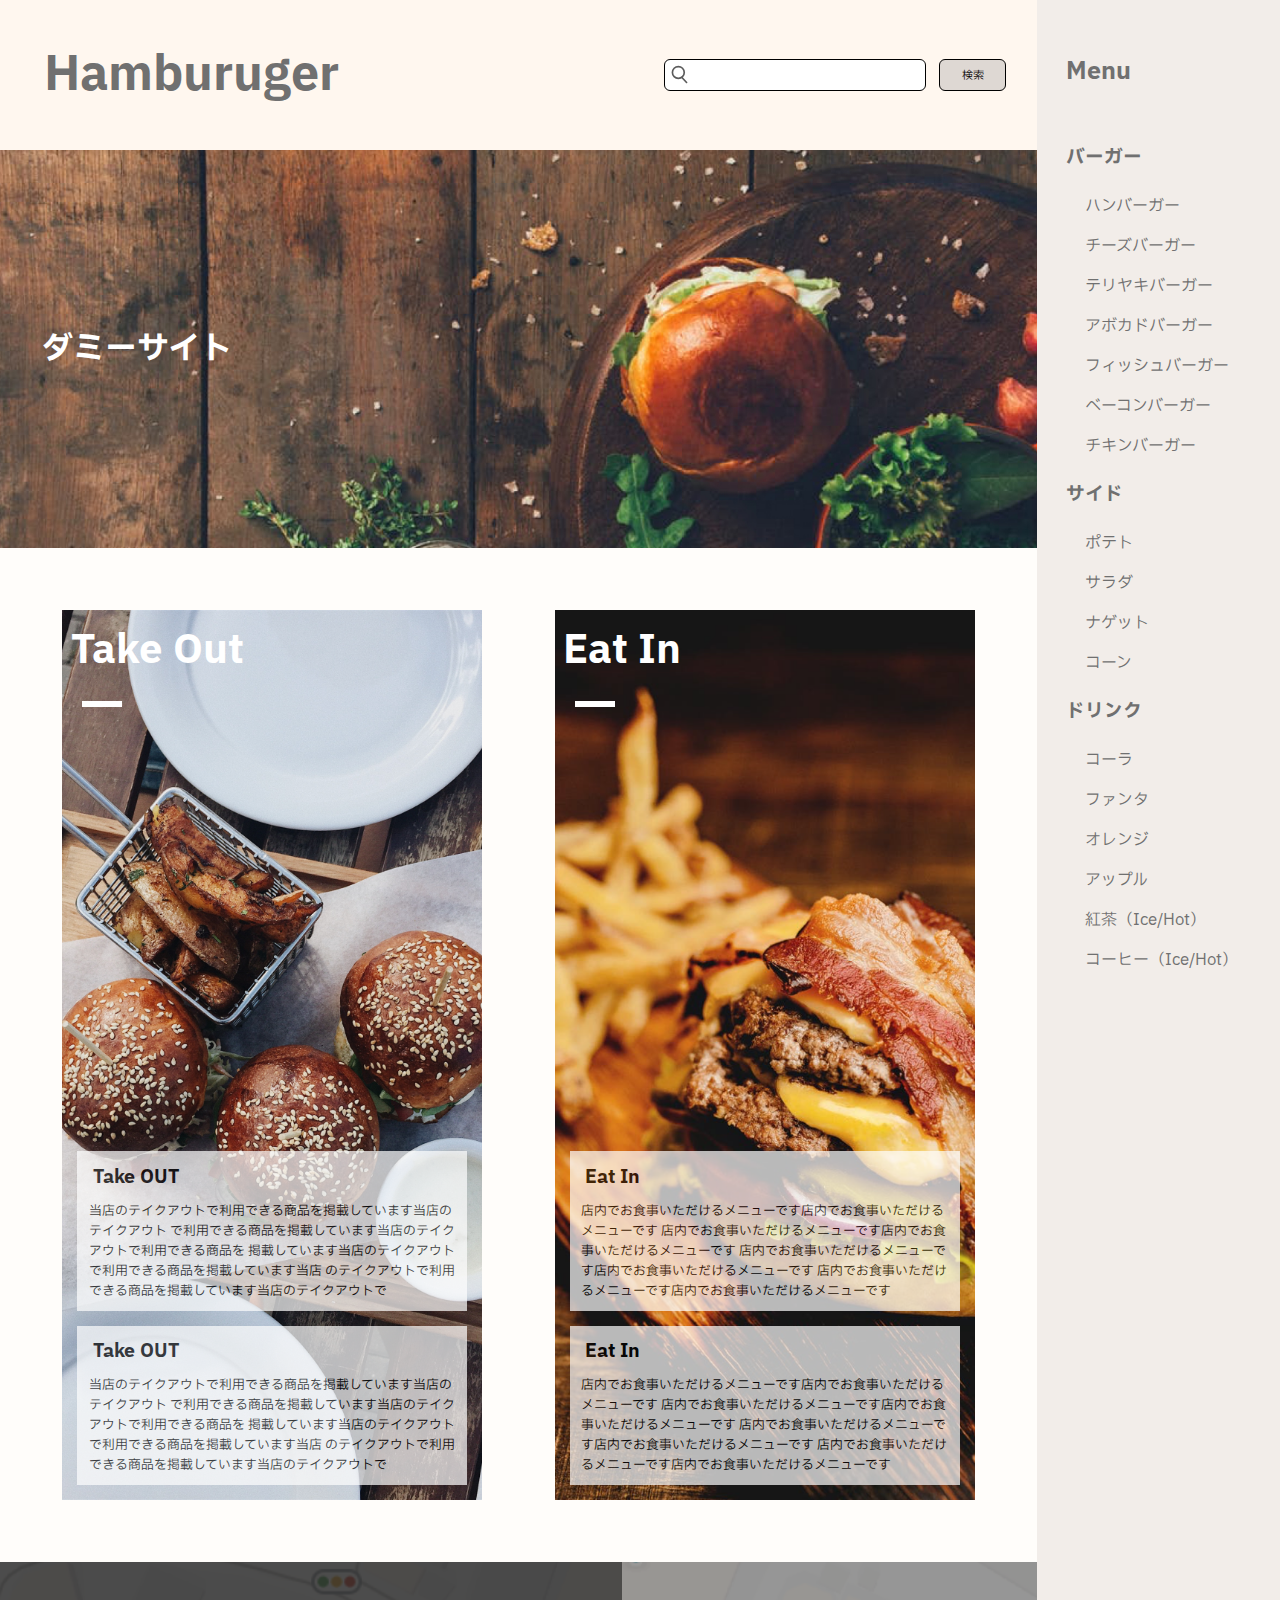
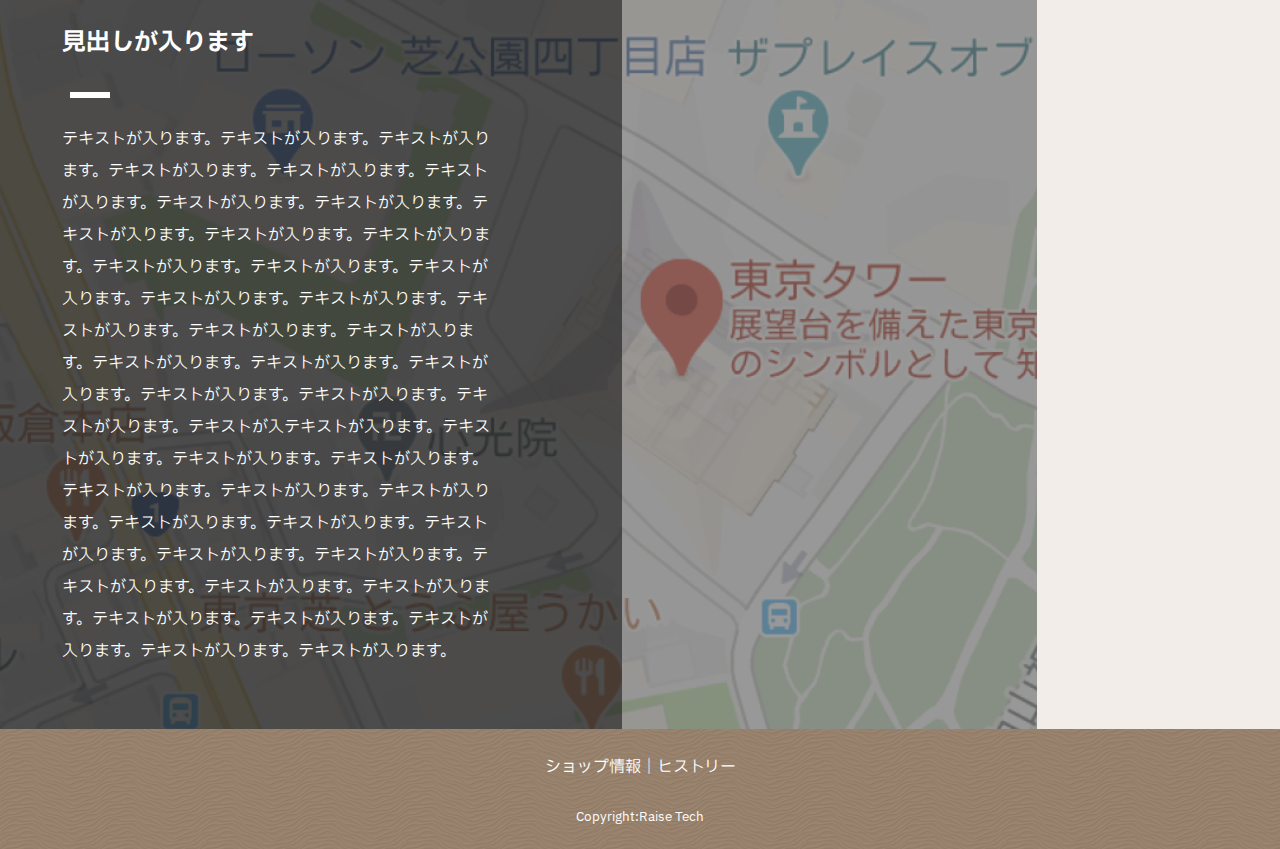
<file: index.html>
<!DOCTYPE html>
<html lang="ja">
<head>
    <meta charset="UTF-8">
    <meta name="viewport" content="width=device-width, initial-scale=1.0">

    <link rel="stylesheet" href="./css/ress.css">

    <link rel="stylesheet" href="./css/common.css">

    <link rel="preconnect" href="https://fonts.googleapis.com">
    <link rel="preconnect" href="https://fonts.gstatic.com" crossorigin>
    <link href="https://fonts.googleapis.com/css2?family=IBM+Plex+Sans+JP:wght@100;200;300;400;500;600;700&display=swap" rel="stylesheet">

    <title>Document</title>
    <script src="./script.js" defer></script>
</head>
<body class="l-body">
    <div class="l-grid">
        <div class="l-main__wrapper">
            <!-- ヘッダー部分 -->
            <header class="c-header">
                <div class="c-header__mobilemenuIcon">
                    Menu
                </div>
                <nav class="c-header__nav">
                    <span class="c-header__title">
                        Hamburuger
                    </span>
                </nav>
                <!--サーチフォーム  -->
                <form class="c-searchform">
                    <input class="c-searchform__box" type="text" />
                    <input class="c-searchform__button" type="submit" value="検索" />
                </form>
            </header>
            <!--メイン部分  -->
            <main class="l-main">
                <section class="l-main-visual">
                    <div class="l-main-visual_text">
                    ダミーサイト
                    </div>
                </section>
                <!-- コンテンツ部分 -->
                <section class="p-content--wrapper">
                    <div class="p-content--TakeOut">
                        <div class="title--wrapper">
                            <h2 class="c-title">Take Out</h2>
                            <span class="c-horizonline"></span>
                        </div>
                        <div class="p-content__item--wrapper">
                            <section class="p-content__item">
                                <h3>Take OUT</h3>
                                    <p>当店のテイクアウトで利用できる商品を掲載しています当店のテイクアウト
                                        で利用できる商品を掲載しています当店のテイクアウトで利用できる商品を
                                        掲載しています当店のテイクアウトで利用できる商品を掲載しています当店
                                        のテイクアウトで利用できる商品を掲載しています当店のテイクアウトで</p>
                            </section>
                            <section class="p-content__item">
                                <h3>Take OUT</h3>
                                <p>当店のテイクアウトで利用できる商品を掲載しています当店のテイクアウト
                                    で利用できる商品を掲載しています当店のテイクアウトで利用できる商品を
                                    掲載しています当店のテイクアウトで利用できる商品を掲載しています当店
                                    のテイクアウトで利用できる商品を掲載しています当店のテイクアウトで</p>
                            </section>
                        </div>
                    </div>
                    <div class="p-content--EatIn">
                        <section class="title--wrapper">
                            <h2 class="c-title">Eat In</h2>
                            <span class="c-horizonline"></span>
                        </section>
                        <div class="p-content__item--wrapper">
                            <section class="p-content__item">
                                <h3>Eat In</h3>
                                <p>店内でお食事いただけるメニューです店内でお食事いただけるメニューです
                                    店内でお食事いただけるメニューです店内でお食事いただけるメニューです
                                    店内でお食事いただけるメニューです店内でお食事いただけるメニューです
                                    店内でお食事いただけるメニューです店内でお食事いただけるメニューです</p>
                            </section>
                            <section class="p-content__item">
                                <h3>Eat In</h3>
                                <p>店内でお食事いただけるメニューです店内でお食事いただけるメニューです
                                    店内でお食事いただけるメニューです店内でお食事いただけるメニューです
                                    店内でお食事いただけるメニューです店内でお食事いただけるメニューです
                                    店内でお食事いただけるメニューです店内でお食事いただけるメニューです</p>
                            </section>
                        </div>
                    </div>
                </section>    
                <!-- マップ -->
                <section class="p-map">
                    <div class="p-map__shadow">
                        <div class="p-map__shadow--dark">
                        <h2>見出しが入ります</h2>
                        <span class="c-horizonline__large"></span>
                        <p>テキストが入ります。テキストが入ります。テキストが入ります。テキストが入ります。テキストが入ります。テキストが入ります。テキストが入ります。テキストが入ります。テキストが入ります。テキストが入ります。テキストが入ります。テキストが入ります。テキストが入ります。テキストが入ります。テキストが入ります。テキストが入ります。テキストが入ります。テキストが入ります。テキストが入ります。テキストが入ります。テキストが入ります。テキストが入ります。テキストが入ります。テキストが入ります。テキストが入ります。テキストが入テキストが入ります。テキストが入ります。テキストが入ります。テキストが入ります。テキストが入ります。テキストが入ります。テキストが入ります。テキストが入ります。テキストが入ります。テキストが入ります。テキストが入ります。テキストが入ります。テキストが入ります。テキストが入ります。テキストが入ります。テキストが入ります。テキストが入ります。テキストが入ります。テキストが入ります。テキストが入ります。</p>
                        </div>
                    </div>
                </section>
            </main>
        </div>
                <!-- サイドメニュー -->
        <div class="l-side-menu__bg"></div>
        <section class="l-side-menu">
            <h2 class="l-menu_title">
                Menu
            </h2>
        
            <ul class="l-menu">
                <div class="l-side-menu__mobile__item">
                    <div class="l-side-menu__mobile__icon">
                        <span></span>
                        <span></span>
                    </div>
                </div>
                <li>
                    <h3 class="l-menu_subtitle">バーガー</h3>
                    <ul class="l-menu_list">
                        <li>ハンバーガー</li>
                        <li>チーズバーガー</li>
                        <li>テリヤキバーガー</li>
                        <li>アボカドバーガー</li>
                        <li>フィッシュバーガー</li>
                        <li>ベーコンバーガー</li>
                        <li>チキンバーガー</li>
                    </ul>
                </li>
            
                <li>
                    <h3 class="l-menu_subtitle">サイド</h3>
                    <ul class="l-menu_list">
                        <li>ポテト</li>
                        <li>サラダ</li>
                        <li>ナゲット</li>
                        <li>コーン</li>
                    </ul>
                </li>
            
                <li>
                    <h3 class="l-menu_subtitle">ドリンク</h3>
                    <ul class="l-menu_list">
                        <li>コーラ</li>
                        <li>ファンタ</li>
                        <li>オレンジ</li>
                        <li>アップル</li>
                        <li>紅茶（Ice/Hot）</li>
                        <li>コーヒー（Ice/Hot）</li>
                    </ul>
                </li>
            </ul>
        </section>
    
        <!-- フッター -->
        <footer class="c-footer">
            <div class="c-footer__text">
                <a href="">ショップ情報</a>｜<a href="">ヒストリー</a>
                <small>Copyright:Raise Tech</small>
            </div>
        </footer>
</body>
</html>
</file>
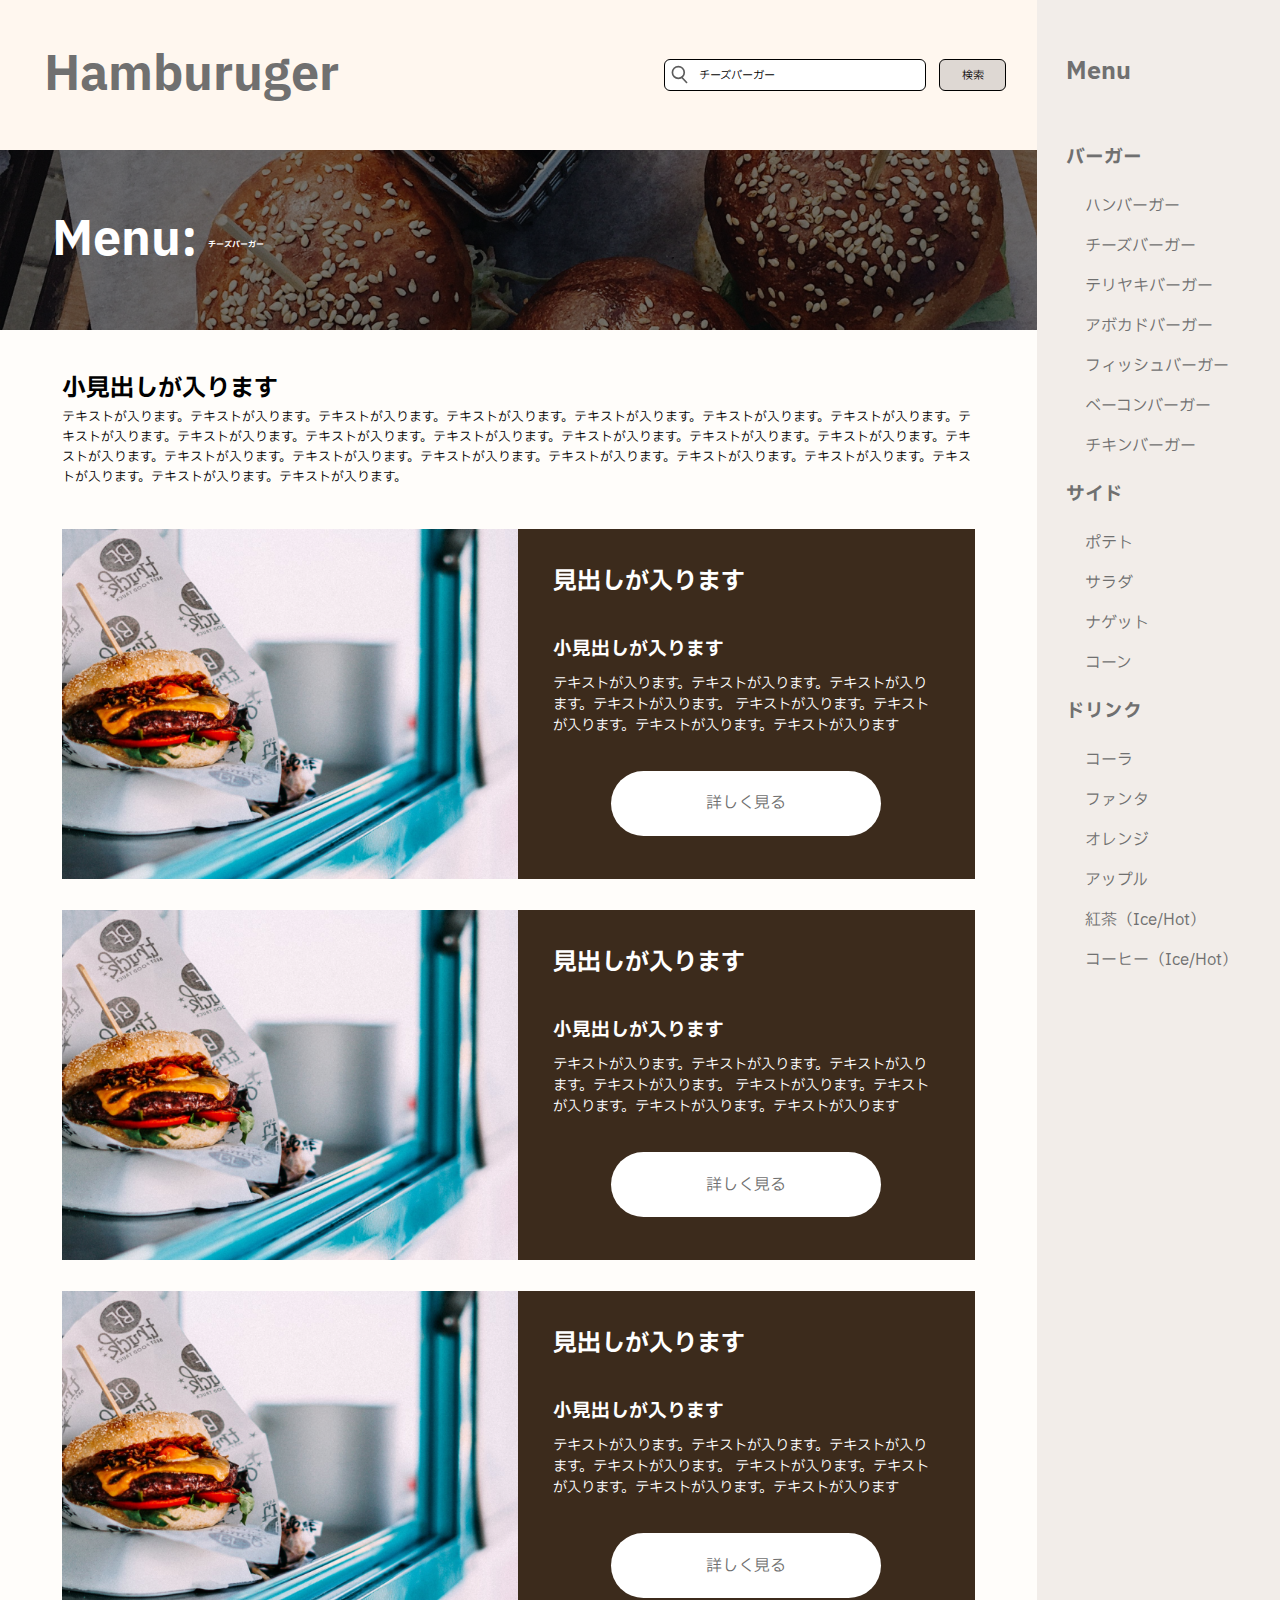
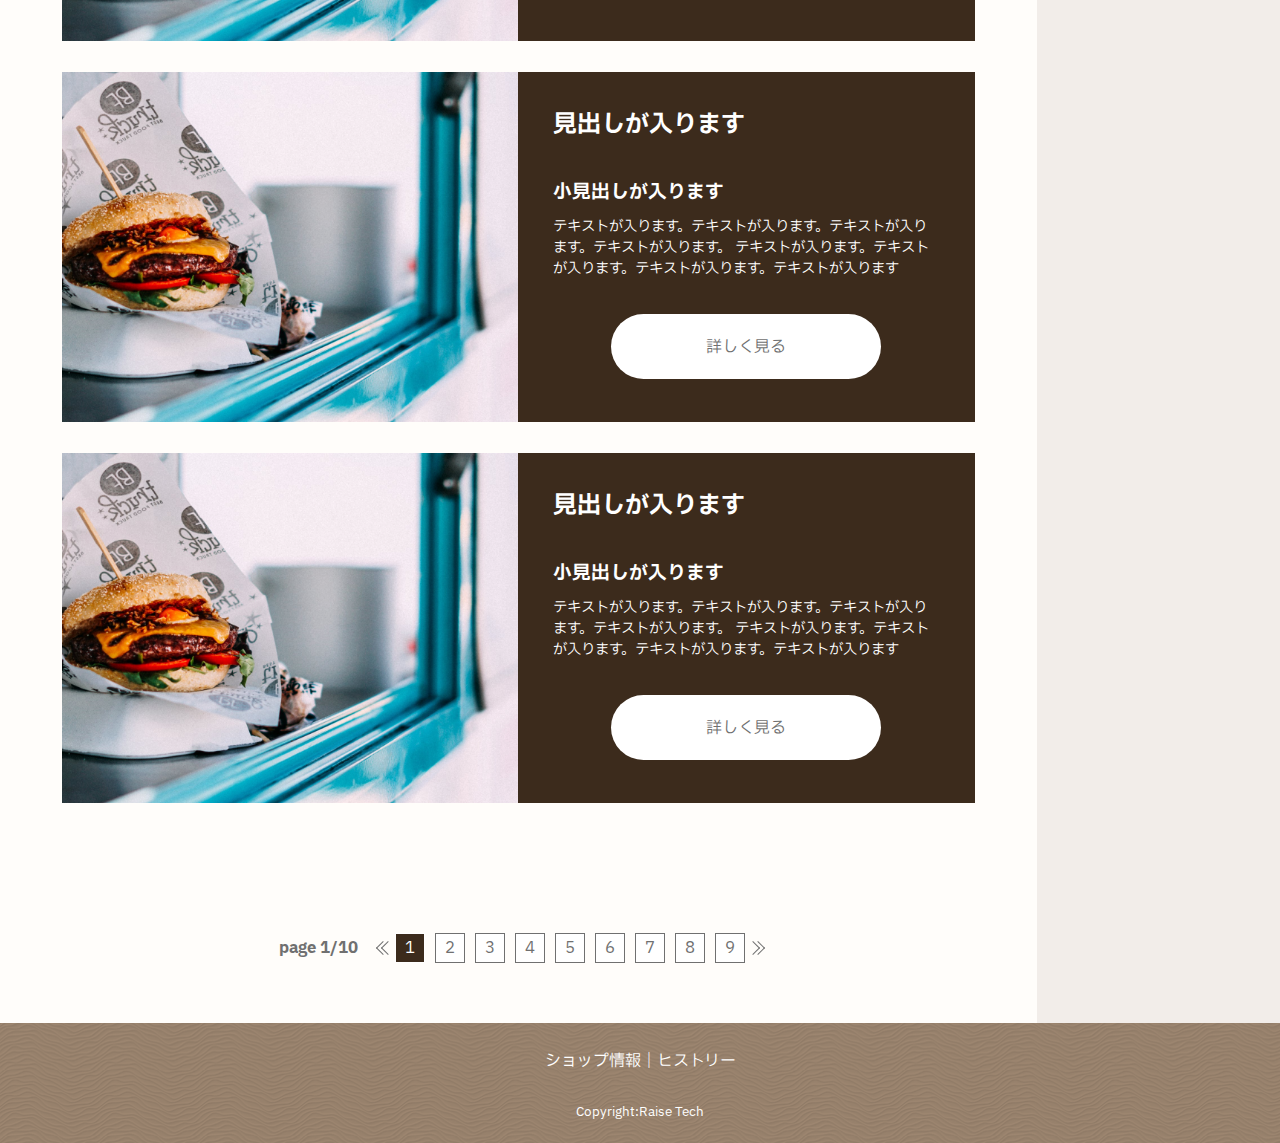
<file: archive-serch.html>
<!DOCTYPE html>
<html lang="ja">
<head>
    <meta charset="UTF-8">
    <meta name="viewport" content="width=device-width, initial-scale=1.0">

    <link rel="stylesheet" href="./css/ress.css">

    <link rel="stylesheet" href="./css/common.css">

    <link rel="preconnect" href="https://fonts.googleapis.com">
    <link rel="preconnect" href="https://fonts.gstatic.com" crossorigin>
    <link href="https://fonts.googleapis.com/css2?family=IBM+Plex+Sans+JP:wght@100;200;300;400;500;600;700&display=swap" rel="stylesheet">
    
    <title>archive-sertch</title>
    <script src="./script.js"defer></script>
</head>
<body class="l-body">
    <div class="l-grid">
        <div class="l-main__wrapper">
            <!-- ヘッダー部分 -->
            <header class="c-header">
                <div class="c-header__mobilemenuIcon">
                    Menu
                </div>
                <nav class="c-header__nav">
                    <div class="c-header__title">
                        Hamburuger
                    </div>
                </nav>
                <!--サーチフォーム  -->
                <form class="c-searchform">
                    <input class="c-searchform__box" type="text" value="チーズバーガー" />
                    <input class="c-searchform__button" type="submit" value="検索" />
                </form>
            </header>
            <!--メイン部分  -->
            <main class="l-main">
               <section class="l-archive__mv">
                    <h2>Menu:</h2>
                    <small>チーズバーガー</small>
                    <div class="l-archive__mv__shadow">
                    </div>
               </section>

               <section class="l-text-aria">
                    <h2>小見出しが入ります</h2>
                    <p>テキストが入ります。テキストが入ります。テキストが入ります。テキストが入ります。テキストが入ります。テキストが入ります。テキストが入ります。テキストが入ります。テキストが入ります。テキストが入ります。テキストが入ります。テキストが入ります。テキストが入ります。テキストが入ります。テキストが入ります。テキストが入ります。テキストが入ります。テキストが入ります。テキストが入ります。テキストが入ります。テキストが入ります。テキストが入ります。テキストが入ります。テキストが入ります。</p>
               </section>
                <!-- コンテンツ部分 -->
                <section class="p-card">
                    <div class="p-card__image"></div>
                    <div class="p-card__brown">
                        <div class="p-card__brown__text">
                            <h2>見出しが入ります</h2>
                            <h3>小見出しが入ります</h3>
                            <p>テキストが入ります。テキストが入ります。テキストが入ります。テキストが入ります。
                                テキストが入ります。テキストが入ります。テキストが入ります。テキストが入ります
                                <div class="p-card__button">
                                    <a href="#">
                                            詳しく見る
                                    </a>
                                </div>
                        </div>
                    </div>
                </section>
                <section class="p-card">
                    <div class="p-card__image"></div>
                    <div class="p-card__brown">
                        <div class="p-card__brown__text">
                            <h2>見出しが入ります</h2>
                            <h3>小見出しが入ります</h3>
                            <p>テキストが入ります。テキストが入ります。テキストが入ります。テキストが入ります。
                                テキストが入ります。テキストが入ります。テキストが入ります。テキストが入ります
                                <div class="p-card__button">
                                    <a href="#">
                                            詳しく見る
                                    </a>
                                </div>
                        </div>
                    </div>
                </section>
                <section class="p-card">
                    <div class="p-card__image"></div>
                    <div class="p-card__brown">
                        <div class="p-card__brown__text">
                            <h2>見出しが入ります</h2>
                            <h3>小見出しが入ります</h3>
                            <p>テキストが入ります。テキストが入ります。テキストが入ります。テキストが入ります。
                                テキストが入ります。テキストが入ります。テキストが入ります。テキストが入ります
                                <div class="p-card__button">
                                    <a href="#">
                                            詳しく見る
                                    </a>
                                </div>
                        </div>
                    </div>
                </section>
                <section class="p-card">
                    <div class="p-card__image"></div>
                    <div class="p-card__brown">
                        <div class="p-card__brown__text">
                            <h2>見出しが入ります</h2>
                            <h3>小見出しが入ります</h3>
                            <p>テキストが入ります。テキストが入ります。テキストが入ります。テキストが入ります。
                                テキストが入ります。テキストが入ります。テキストが入ります。テキストが入ります
                                <div class="p-card__button">
                                    <a href="#">
                                            詳しく見る
                                    </a>
                                </div>
                        </div>
                    </div>
                </section>
                <section class="p-card">
                    <div class="p-card__image"></div>
                    <div class="p-card__brown">
                        <div class="p-card__brown__text">
                            <h2>見出しが入ります</h2>
                            <h3>小見出しが入ります</h3>
                            <p>テキストが入ります。テキストが入ります。テキストが入ります。テキストが入ります。
                                テキストが入ります。テキストが入ります。テキストが入ります。テキストが入ります
                                <div class="p-card__button">
                                    <a href="#">
                                            詳しく見る
                                    </a>
                                </div>
                        </div>
                    </div>
                </section>
                <!-- ページネーション -->
                <section class="p-pagenation--wrapper">
                    <h4>page 1/10</h4>
                    <div class="p-arrow"></div>
                    <ul class="p-pagenation">
                        <li class="p-pagenation__Item"><a href=""><span>1</span></a></li>
                        <li class="p-pagenation__Item"><a href=""><span>2</span></a></li>
                        <li class="p-pagenation__Item"><a href=""><span>3</span></a></li>
                        <li class="p-pagenation__Item"><a href=""><span>4</span></a></li>
                        <li class="p-pagenation__Item"><a href=""><span>5</span></a></li>
                        <li class="p-pagenation__Item"><a href=""><span>6</span></a></li>
                        <li class="p-pagenation__Item"><a href=""><span>7</span></a></li>
                        <li class="p-pagenation__Item"><a href=""><span>8</span></a></li>
                        <li class="p-pagenation__Item"><a href=""><span>9</span></a></li>
                    </ul>
                    <div class="p-arrow__revers"></div>
                </section>
                <section class="p-pagenation__sp">
                    <div class="p-pagination-item">
                        <div class="p-arrow"></div>
                        <h4>前へ</h4>
                    </div>
                    <div class="p-pagination-item">
                        <h4>次へ</h4>
                        <div class="p-arrow__revers"></div>
                    </div>
                </section
            </main>
        </div>
        <!-- サイドメニュー -->
        <div class="l-side-menu__bg"></div>
        <section class="l-side-menu">
            <h2 class="l-menu_title">
                Menu
            </h2>
        
            <ul class="l-menu">
                <div class="l-side-menu__mobile__item">
                    <div class="l-side-menu__mobile__icon">
                        <span></span>
                        <span></span>
                    </div>
                </div>
                <li>
                    <h3 class="l-menu_subtitle">バーガー</h3>
                    <ul class="l-menu_list">
                        <li>ハンバーガー</li>
                        <li>チーズバーガー</li>
                        <li>テリヤキバーガー</li>
                        <li>アボカドバーガー</li>
                        <li>フィッシュバーガー</li>
                        <li>ベーコンバーガー</li>
                        <li>チキンバーガー</li>
                    </ul>
                </li>
            
                <li>
                    <h3 class="l-menu_subtitle">サイド</h3>
                    <ul class="l-menu_list">
                        <li>ポテト</li>
                        <li>サラダ</li>
                        <li>ナゲット</li>
                        <li>コーン</li>
                    </ul>
                </li>
            
                <li>
                    <h3 class="l-menu_subtitle">ドリンク</h3>
                    <ul class="l-menu_list">
                        <li>コーラ</li>
                        <li>ファンタ</li>
                        <li>オレンジ</li>
                        <li>アップル</li>
                        <li>紅茶（Ice/Hot）</li>
                        <li>コーヒー（Ice/Hot）</li>
                    </ul>
                </li>
            </ul>
        </section>
    </div>        
    <!-- フッター -->
    <footer class="c-footer">
        <div class="c-footer__text">
            <a href="">ショップ情報</a>｜<a href="">ヒストリー</a>
            <small>Copyright:Raise Tech</small>
        </div>
    </footer>
</body>
</html>
</file>
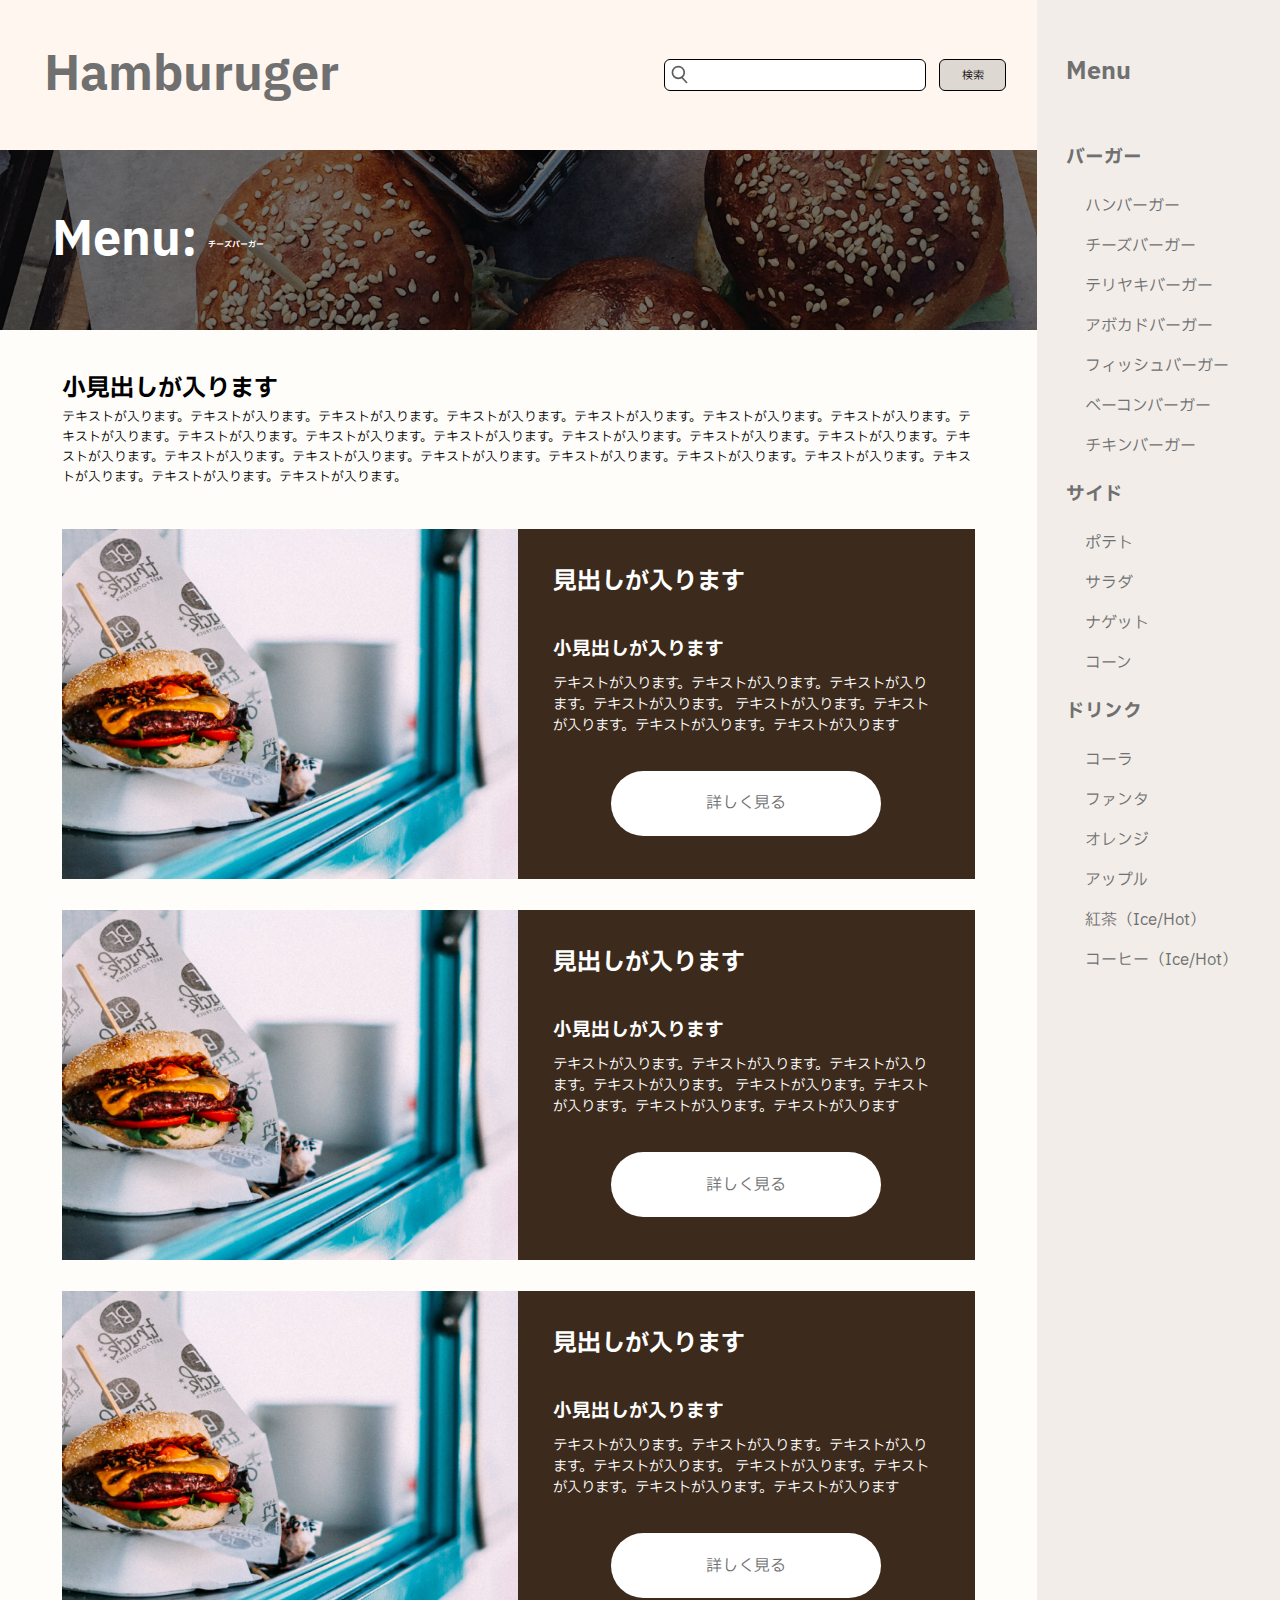
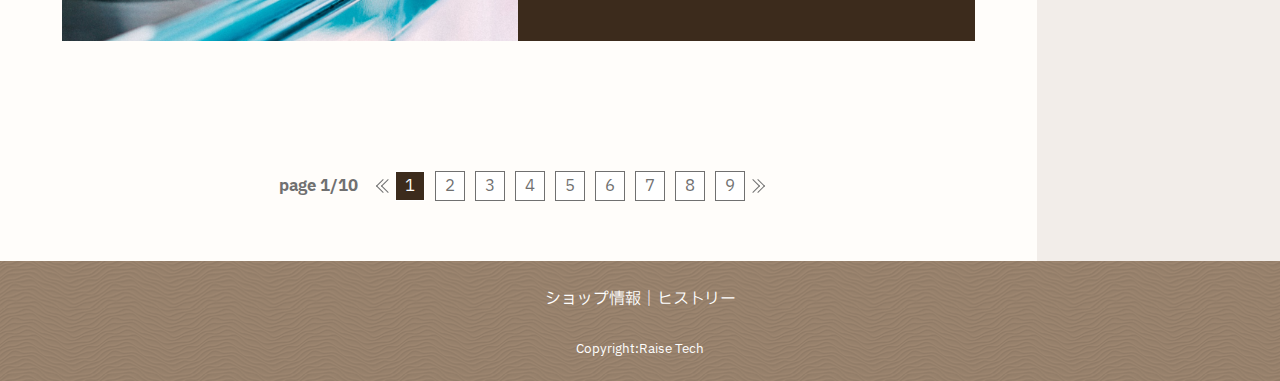
<file: archive.html>
<!DOCTYPE html>
<html lang="ja">
<head>
    <meta charset="UTF-8">
    <meta name="viewport" content="width=device-width, initial-scale=1.0">

    <link rel="stylesheet" href="./css/ress.css">

    <link rel="stylesheet" href="./css/common.css">

    <link rel="preconnect" href="https://fonts.googleapis.com">
    <link rel="preconnect" href="https://fonts.gstatic.com" crossorigin>
    <link href="https://fonts.googleapis.com/css2?family=IBM+Plex+Sans+JP:wght@100;200;300;400;500;600;700&display=swap" rel="stylesheet">
    
    <title>archive</title>
    <script src="./script.js" defer></script>
</head>
<body class="l-body">
    <div class="l-grid">
        <div class="l-main__wrapper">
            <!-- ヘッダー部分 -->
            <header class="c-header">
                <div class="c-header__mobilemenuIcon">
                    Menu
                </div>
                <nav class="c-header__nav">
                    <div class="c-header__title">
                        Hamburuger
                    </div>
                </nav>
                <!--サーチフォーム  -->
                <form class="c-searchform">
                    <input class="c-searchform__box" type="text"/>
                    <input class="c-searchform__button" type="submit" value="検索"/>
                </form>
            </header>
            <!--メイン部分  -->
            <main class="l-main">
               <div class="l-archive__mv">
                    <h2>Menu:</h2>
                    <small>チーズバーガー</small>
                    <div class="l-archive__mv__shadow">
                    </div>
               </div>

               <section class="l-text-aria">
                    <h2>小見出しが入ります</h2>
                    <p>テキストが入ります。テキストが入ります。テキストが入ります。テキストが入ります。テキストが入ります。テキストが入ります。テキストが入ります。テキストが入ります。テキストが入ります。テキストが入ります。テキストが入ります。テキストが入ります。テキストが入ります。テキストが入ります。テキストが入ります。テキストが入ります。テキストが入ります。テキストが入ります。テキストが入ります。テキストが入ります。テキストが入ります。テキストが入ります。テキストが入ります。テキストが入ります。</p>
               </section>
                <!-- コンテンツ部分 -->
                <section class="p-card">
                    <div class="p-card__image"></div>
                    <div class="p-card__brown">
                        <div class="p-card__brown__text">
                            <h2>見出しが入ります</h2>
                            <h3>小見出しが入ります</h3>
                            <p>テキストが入ります。テキストが入ります。テキストが入ります。テキストが入ります。
                                テキストが入ります。テキストが入ります。テキストが入ります。テキストが入ります
                                <div class="p-card__button">
                                    <a href="#">
                                            詳しく見る
                                    </a>
                                </div>
                        </div>
                    </div>
                </section>
                <section class="p-card">
                    <div class="p-card__image"></div>
                    <div class="p-card__brown">
                        <div class="p-card__brown__text">
                            <h2>見出しが入ります</h2>
                            <h3>小見出しが入ります</h3>
                            <p>テキストが入ります。テキストが入ります。テキストが入ります。テキストが入ります。
                                テキストが入ります。テキストが入ります。テキストが入ります。テキストが入ります
                                <div class="p-card__button">
                                    <a href="#">
                                            詳しく見る
                                    </a>
                                </div>
                        </div>
                    </div>
                </section>
                <section class="p-card">
                    <div class="p-card__image"></div>
                    <div class="p-card__brown">
                        <div class="p-card__brown__text">
                            <h2>見出しが入ります</h2>
                            <h3>小見出しが入ります</h3>
                            <p>テキストが入ります。テキストが入ります。テキストが入ります。テキストが入ります。
                                テキストが入ります。テキストが入ります。テキストが入ります。テキストが入ります
                                <div class="p-card__button">
                                    <a href="#">
                                            詳しく見る
                                    </a>
                                </div>
                        </div>
                    </div>
                </section>
                                            
                <!--ページネーション  -->
                <section class="p-pagenation--wrapper">
                    <h4>page 1/10</h4>
                    <div class="p-arrow"></div>
                        <ul class="p-pagenation">
                            <li class="p-pagenation__Item"><a href=""><span>1</span></a></li>
                            <li class="p-pagenation__Item"><a href=""><span>2</span></a></li>
                            <li class="p-pagenation__Item"><a href=""><span>3</span></a></li>
                            <li class="p-pagenation__Item"><a href=""><span>4</span></a></li>
                            <li class="p-pagenation__Item"><a href=""><span>5</span></a></li>
                            <li class="p-pagenation__Item"><a href=""><span>6</span></a></li>
                            <li class="p-pagenation__Item"><a href=""><span>7</span></a></li>
                            <li class="p-pagenation__Item"><a href=""><span>8</span></a></li>
                            <li class="p-pagenation__Item"><a href=""><span>9</span></a></li>
                        </ul>
                    <div class="p-arrow__revers"></     div>
                </section>
                <section class="p-pagenation__sp">
                    <div class="p-pagination-item">
                        <div class="p-arrow"></div>
                        <h4>前へ</h4>
                    </div>
                    <div class="p-pagination-item">
                        <h4>次へ</h4>
                        <div class="p-arrow__revers"></div>
                    </div>
                </section>
            </main>
        </div>
             <!-- サイドメニュー -->
        <div class="l-side-menu__bg"></div>
        <section class="l-side-menu">
            <h2 class="l-menu_title">
                Menu
            </h2>
        
            <ul class="l-menu">
                <div class="l-side-menu__mobile__item">
                    <div class="l-side-menu__mobile__icon">
                        <span></span>
                        <span></span>
                    </div>
                </div>
                <li>
                    <h3 class="l-menu_subtitle">バーガー</h3>
                    <ul class="l-menu_list">
                        <li>ハンバーガー</li>
                        <li>チーズバーガー</li>
                        <li>テリヤキバーガー</li>
                        <li>アボカドバーガー</li>
                        <li>フィッシュバーガー</li>
                        <li>ベーコンバーガー</li>
                        <li>チキンバーガー</li>
                    </ul>
                </li>
            
                <li>
                    <h3 class="l-menu_subtitle">サイド</h3>
                    <ul class="l-menu_list">
                        <li>ポテト</li>
                        <li>サラダ</li>
                        <li>ナゲット</li>
                        <li>コーン</li>
                    </ul>
                </li>
            
                <li>
                    <h3 class="l-menu_subtitle">ドリンク</h3>
                    <ul class="l-menu_list">
                        <li>コーラ</li>
                        <li>ファンタ</li>
                        <li>オレンジ</li>
                        <li>アップル</li>
                        <li>紅茶（Ice/Hot）</li>
                        <li>コーヒー（Ice/Hot）</li>
                    </ul>
                </li>
            </ul>
        </section>
    </div>  
             <!-- フッター -->
            <footer class="c-footer">
                <div class="c-footer__text">
                    <a href="">ショップ情報</a>｜<a href="">ヒストリー</a>
                    <small>Copyright:Raise Tech</small>
                </div>
            </footer>
</body>
</html>
</file>
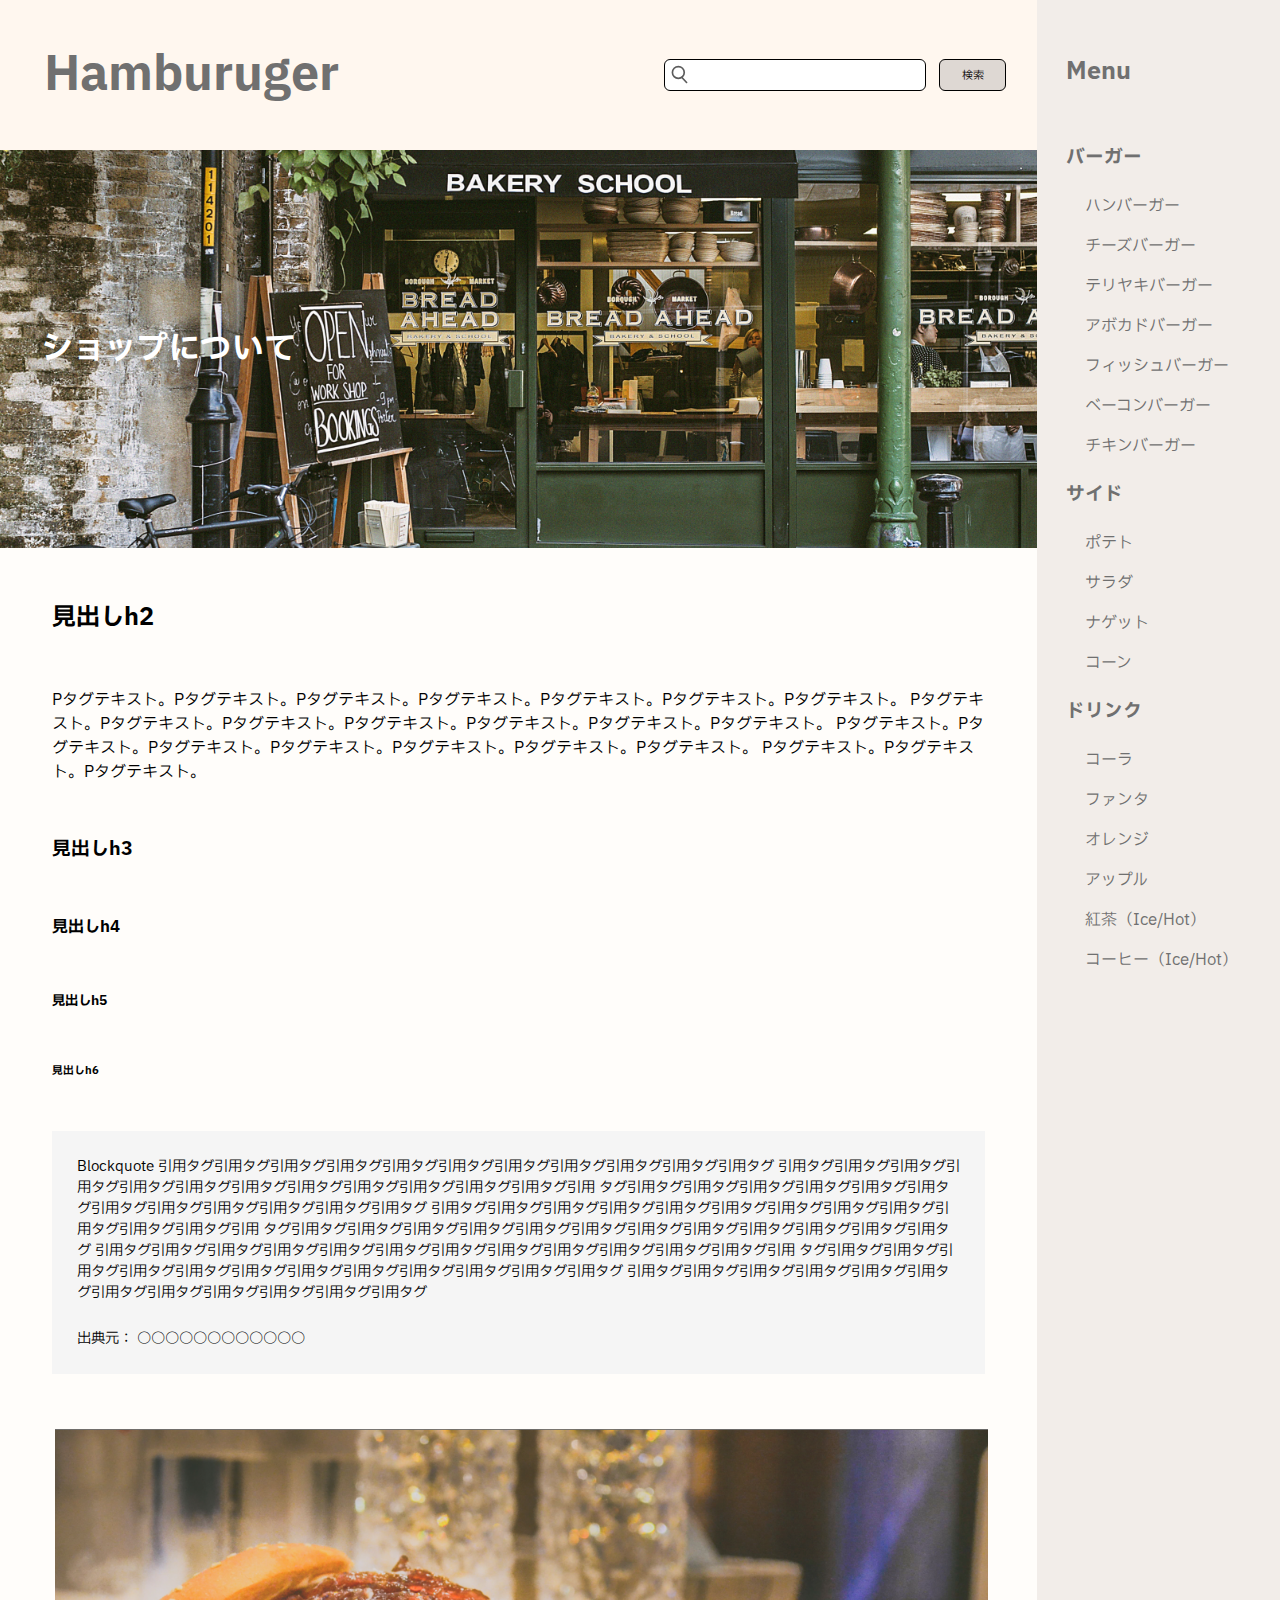
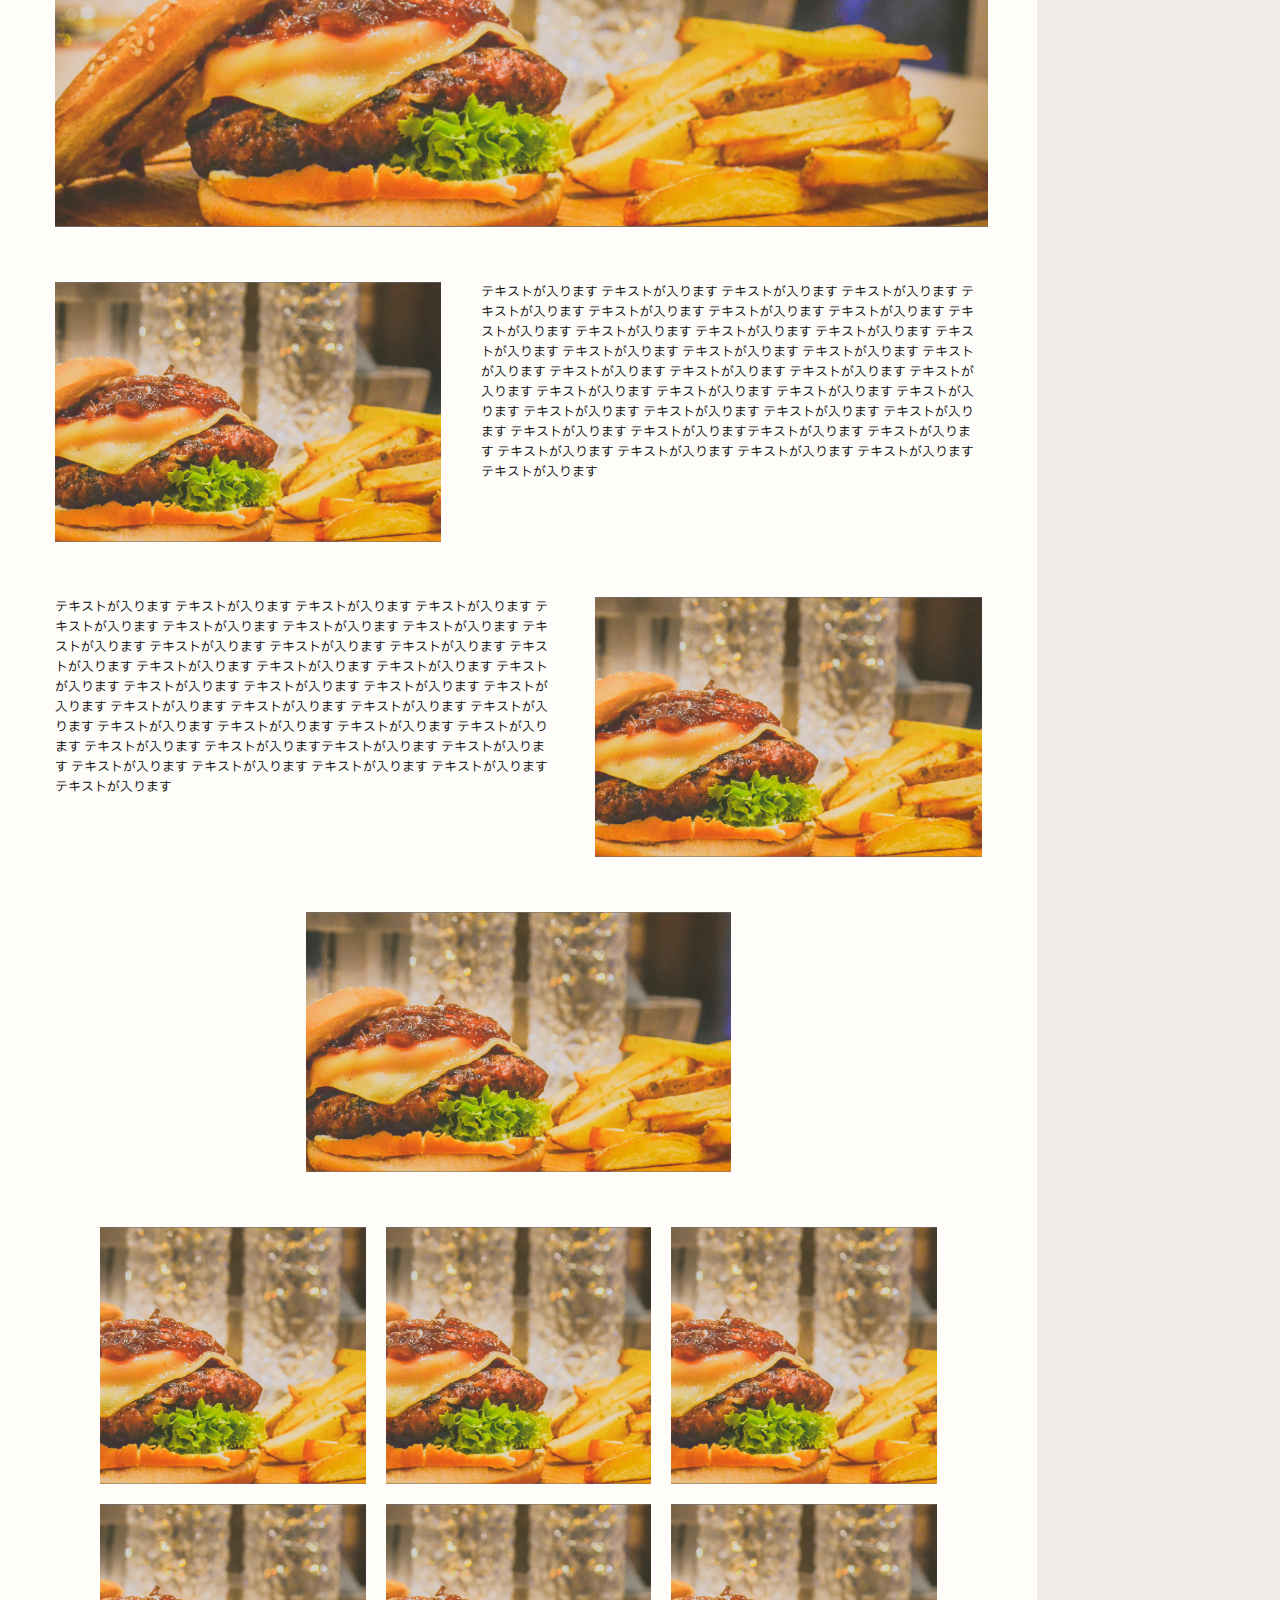
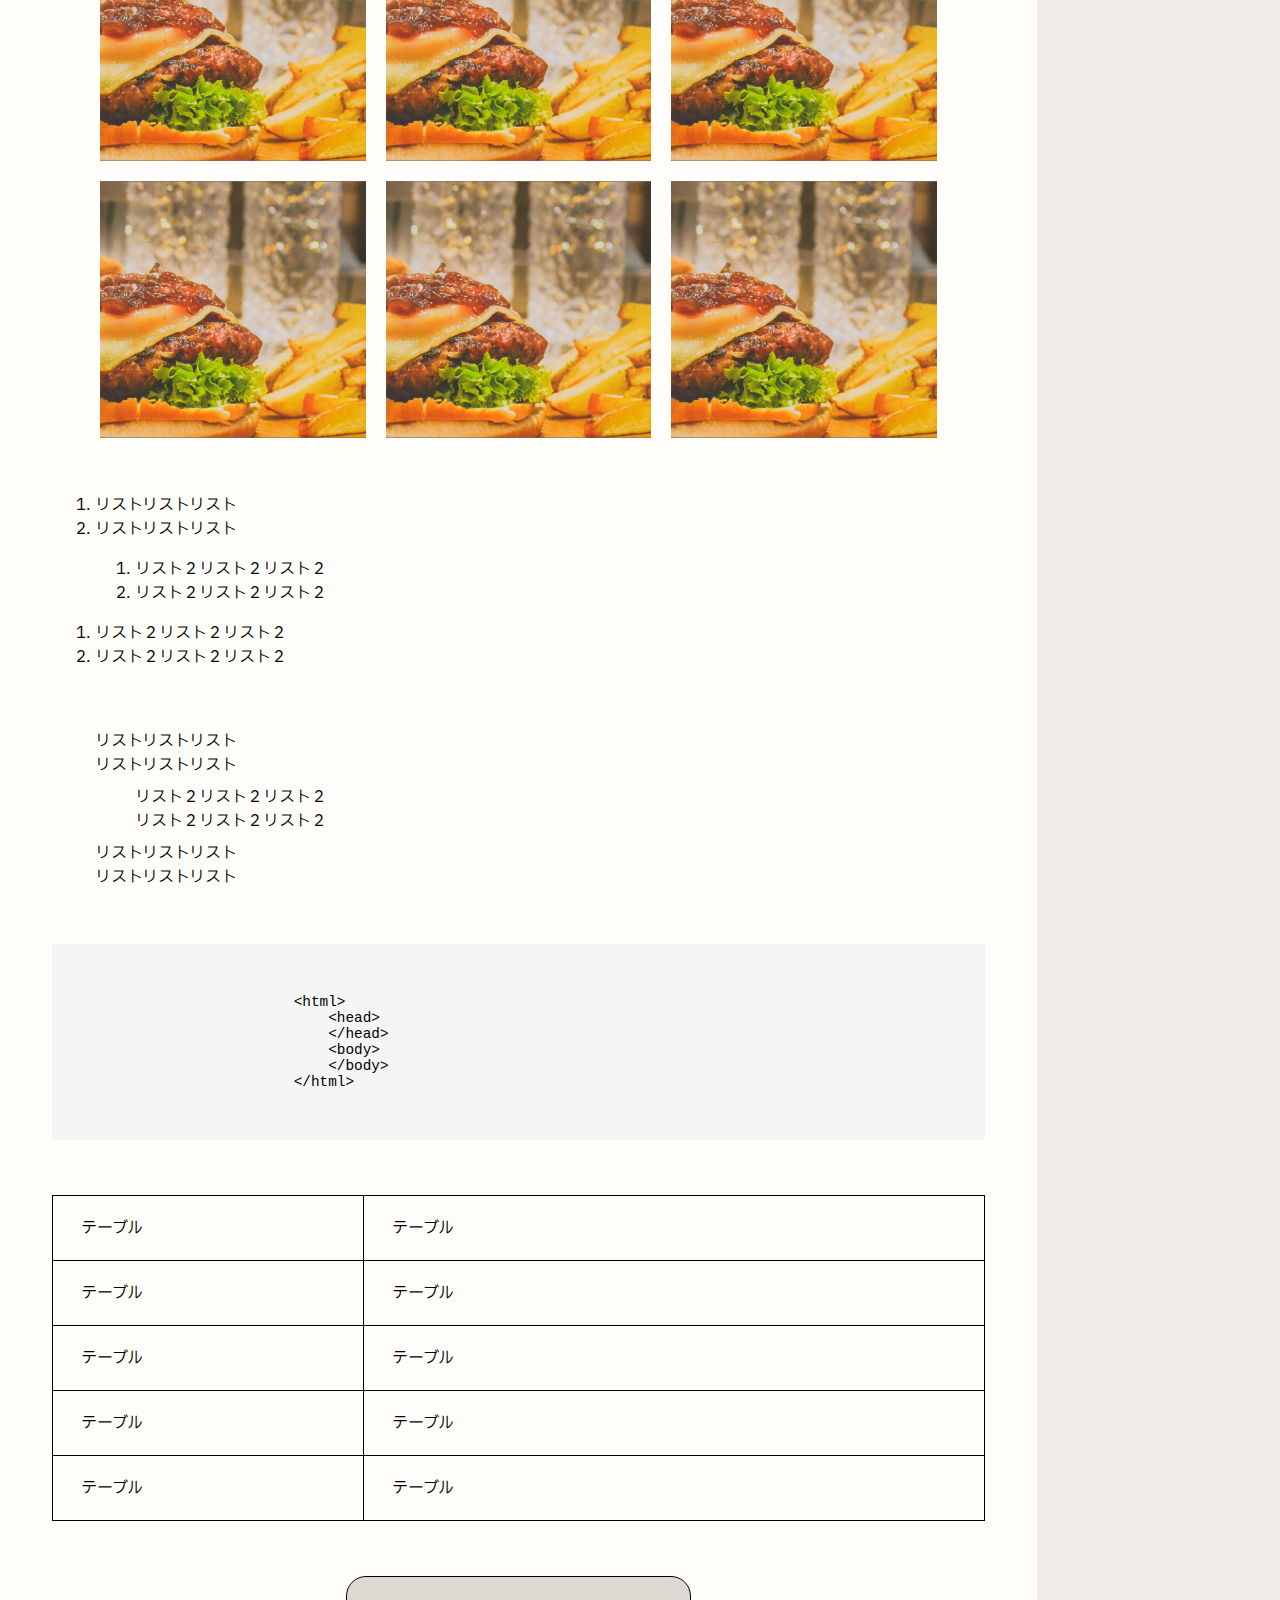
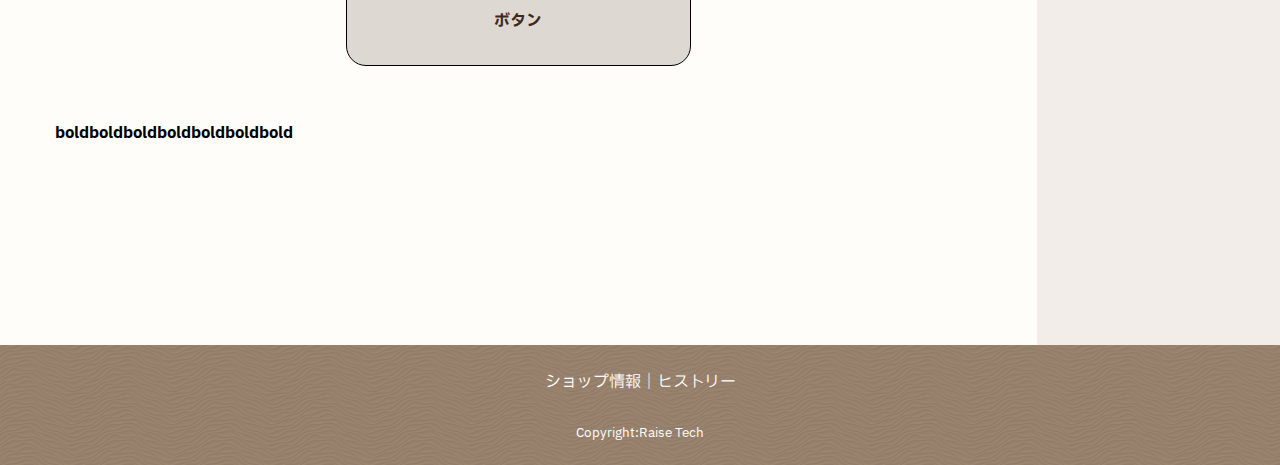
<file: page.html>
<!DOCTYPE html>
<html lang="ja">
<head>
    <meta charset="UTF-8">
    <meta name="viewport" content="width=device-width, initial-scale=1.0">

    <link rel="stylesheet" href="./css/ress.css">

    <link rel="stylesheet" href="./css/common.css">

    <link rel="preconnect" href="https://fonts.googleapis.com">
    <link rel="preconnect" href="https://fonts.gstatic.com" crossorigin>
    <link href="https://fonts.googleapis.com/css2?family=IBM+Plex+Sans+JP:wght@100;200;300;400;500;600;700&display=swap" rel="stylesheet">
        
    <title>page</title>
    <script src="./script.js"defer></script>
</head>
<body class="l-body">
    <div class="l-grid">
        <div class="l-main__wrapper">
            <!-- ヘッダー部分 -->
            <header class="c-header">
                <div class="c-header__mobilemenuIcon">
                    Menu
                </div>
                <nav class="c-header__nav">
                    <h1 class="c-header__title">
                        Hamburuger
                    </h1>
                </nav>
                <!--サーチフォーム  -->
                <form class="c-searchform">
                    <input class="c-searchform__box" type="text" />
                    <input class="c-searchform__button" type="submit" value="検索" />
                </form>
            </header>
             <!--メイン部分  -->
            <main class="l-main">
                 <!--メイン部分  -->
            <main class="l-page">
                <figure class="l-page--mv">
                <h1 class="l-page--mv__text">ショップについて</h1>
                </figure>
                <!-- テキスト -->
                <section class="p-headline--Wrapper">
                    <h2>見出しh2</h2>
                    <p>Pタグテキスト。Pタグテキスト。Pタグテキスト。Pタグテキスト。Pタグテキスト。Pタグテキスト。Pタグテキスト。
                        Pタグテキスト。Pタグテキスト。Pタグテキスト。Pタグテキスト。Pタグテキスト。Pタグテキスト。Pタグテキスト。
                        Pタグテキスト。Pタグテキスト。Pタグテキスト。Pタグテキスト。Pタグテキスト。Pタグテキスト。Pタグテキスト。
                        Pタグテキスト。Pタグテキスト。Pタグテキスト。</p>
                    <h3>見出しh3</h3>
                    <h4>見出しh4</h4>
                    <h5>見出しh5</h5>
                    <h6>見出しh6</h6>
                </section>
                <!-- コンテンツ部分 -->
                <section class="p-quote--Wrapper">
                    <div class="p-quote">
                        <p>Blockquote 引用タグ引用タグ引用タグ引用タグ引用タグ引用タグ引用タグ引用タグ引用タグ引用タグ引用タグ
                            引用タグ引用タグ引用タグ引用タグ引用タグ引用タグ引用タグ引用タグ引用タグ引用タグ引用タグ引用タグ引用
                            タグ引用タグ引用タグ引用タグ引用タグ引用タグ引用タグ引用タグ引用タグ引用タグ引用タグ引用タグ引用タグ
                            引用タグ引用タグ引用タグ引用タグ引用タグ引用タグ引用タグ引用タグ引用タグ引用タグ引用タグ引用タグ引用
                            タグ引用タグ引用タグ引用タグ引用タグ引用タグ引用タグ引用タグ引用タグ引用タグ引用タグ引用タグ引用タグ
                            引用タグ引用タグ引用タグ引用タグ引用タグ引用タグ引用タグ引用タグ引用タグ引用タグ引用タグ引用タグ引用
                            タグ引用タグ引用タグ引用タグ引用タグ引用タグ引用タグ引用タグ引用タグ引用タグ引用タグ引用タグ引用タグ
                            引用タグ引用タグ引用タグ引用タグ引用タグ引用タグ引用タグ引用タグ引用タグ引用タグ引用タグ引用タグ</p>
                        
                            <p>出典元： ○○○○○○○○○○○○</p>
                        </div>        
                </section>
<!--                アイキャッチ画像 -->
                <section class="single-eyecatch--Wrapper">
                    <div class="p-single-eyecatch"></div>
                </section>
            
                <section class="p-other--Wrapper">

                    <section class="p-other"></section>

                    <section class="p-other__Text">
                            <p> テキストが入ります テキストが入ります テキストが入ります テキストが入ります テキストが入ります
                                 テキストが入ります テキストが入ります テキストが入ります テキストが入ります テキストが入ります
                                  テキストが入ります テキストが入ります テキストが入ります テキストが入ります テキストが入ります 
                                  テキストが入ります テキストが入ります テキストが入ります テキストが入ります テキストが入ります 
                                  テキストが入ります テキストが入ります テキストが入ります テキストが入ります テキストが入ります
                                   テキストが入ります テキストが入ります テキストが入ります テキストが入ります テキストが入ります
                                    テキストが入りますテキストが入ります テキストが入ります テキストが入ります テキストが入ります 
                                    テキストが入ります テキストが入ります テキストが入ります</p>
                        </section>
                </section>

                <section class="p-other--Wrapper">
                    <section class="p-other__Text--Reverse">
                        <p> テキストが入ります テキストが入ります テキストが入ります テキストが入ります テキストが入ります
                             テキストが入ります テキストが入ります テキストが入ります テキストが入ります テキストが入ります
                              テキストが入ります テキストが入ります テキストが入ります テキストが入ります テキストが入ります 
                              テキストが入ります テキストが入ります テキストが入ります テキストが入ります テキストが入ります 
                              テキストが入ります テキストが入ります テキストが入ります テキストが入ります テキストが入ります
                               テキストが入ります テキストが入ります テキストが入ります テキストが入ります テキストが入ります
                                テキストが入りますテキストが入ります テキストが入ります テキストが入ります テキストが入ります 
                                テキストが入ります テキストが入ります テキストが入ります</p>
                    </section>
                
                    <section class="p-other"></section>

                </section>
            
                <!-- 単独の画像 -->
                <section class="p-other--Img--Wrapper">
                    <section class="p-other--Img"></section>
                </section>
            
                <!-- グリッド -->
            
                <section class="p-other-Grid--Wrapper">
                    <section class="p-other-Grid">
                        <div class="p-other-Grid--Img"></div>
                        <div class="p-other-Grid--Img"></div>
                        <div class="p-other-Grid--Img"></div>
                        <div class="p-other-Grid--Img"></div>
                        <div class="p-other-Grid--Img"></div>
                        <div class="p-other-Grid--Img"></div>
                        <div class="p-other-Grid--Img"></div>
                        <div class="p-other-Grid--Img"></div>
                        <div class="p-other-Grid--Img"></div>
                    </section>
                </section>
                <!-- リスト -->
                <section class="p-list">
                    <ol>
                        <li>リストリストリスト</li>
                        <li>リストリストリスト</li>
                        <ol>
                            <li>リスト２リスト２リスト２</li>
                            <li>リスト２リスト２リスト２</li>
                        </ol>
                    </ol>
                
                    <ol>
                        <li>リスト２リスト２リスト２</li>
                        <li>リスト２リスト２リスト２</li>
                    </ol>
                
                    <div class="p-list__ul">
                        <ul>
                            <li>リストリストリスト</li>
                            <li>リストリストリスト</li>
                            <ul>
                                <li>リスト２リスト２リスト２</li>
                                <li>リスト２リスト２リスト２</li>
                            </ul>
                        </ul>
                    
                        <ul>
                            <li>リストリストリスト</li>
                            <li>リストリストリスト</li>
                        </ul>
                    </div>
                </section>
                <section class="p-quote--Wrapper">
                    <div class="p-quote">
                        <code>
                            <pre>
                            &lt;html&gt;
                                &lt;head&gt;
                                &lt;/head&gt;
                                &lt;body&gt;
                                &lt;/body&gt;
                            &lt;/html&gt;</pre>
                        </code>
                    </div>        
                </section>
                <section class="p-table--Wrapper">
                    <table class="p-table">
                        <tr>
                            <td>テーブル</td>
                            <td>テーブル</td>
                        </tr>
                        <tr>
                            <td>テーブル</td>
                            <td>テーブル</td>
                        </tr>
                        <tr>
                            <td>テーブル</td>
                            <td>テーブル</td>
                        </tr>
                        <tr>
                            <td>テーブル</td>
                            <td>テーブル</td>
                        </tr>
                        <tr>
                            <td>テーブル</td>
                            <td>テーブル</td>
                        </tr>

                    </table>
                </section>
                <button class="c-button">
                    <a>ボタン</a>
                </button>
                <strong class="c-strong">boldboldboldboldboldboldbold</strong>
                </div>          
                 <!-- サイドメニュー -->
                 <div class="l-side-menu__bg"></div>
                 <section class="l-side-menu">
                     <h2 class="l-menu_title">
                         Menu
                     </h2>
                 
                     <ul class="l-menu">
                         <div class="l-side-menu__mobile__item">
                             <div class="l-side-menu__mobile__icon">
                                 <span></span>
                                 <span></span>
                             </div>
                         </div>
                         <li>
                             <h3 class="l-menu_subtitle">バーガー</h3>
                             <ul class="l-menu_list">
                                 <li>ハンバーガー</li>
                                 <li>チーズバーガー</li>
                                 <li>テリヤキバーガー</li>
                                 <li>アボカドバーガー</li>
                                 <li>フィッシュバーガー</li>
                                 <li>ベーコンバーガー</li>
                                 <li>チキンバーガー</li>
                             </ul>
                         </li>
                     
                         <li>
                             <h3 class="l-menu_subtitle">サイド</h3>
                             <ul class="l-menu_list">
                                 <li>ポテト</li>
                                 <li>サラダ</li>
                                 <li>ナゲット</li>
                                 <li>コーン</li>
                             </ul>
                         </li>
                     
                         <li>
                             <h3 class="l-menu_subtitle">ドリンク</h3>
                             <ul class="l-menu_list">
                                 <li>コーラ</li>
                                 <li>ファンタ</li>
                                 <li>オレンジ</li>
                                 <li>アップル</li>
                                 <li>紅茶（Ice/Hot）</li>
                                 <li>コーヒー（Ice/Hot）</li>
                             </ul>
                         </li>
                     </ul>
                 </section>
            </main>
        </div>    
        <!-- フッター -->
        <footer class="c-footer">
            <div class="c-footer__text">
                <a href="">ショップ情報</a>｜<a href="">ヒストリー</a>
                <small>Copyright:Raise Tech</small>
            </div>
        </footer>
    </body>
</html>
</file>
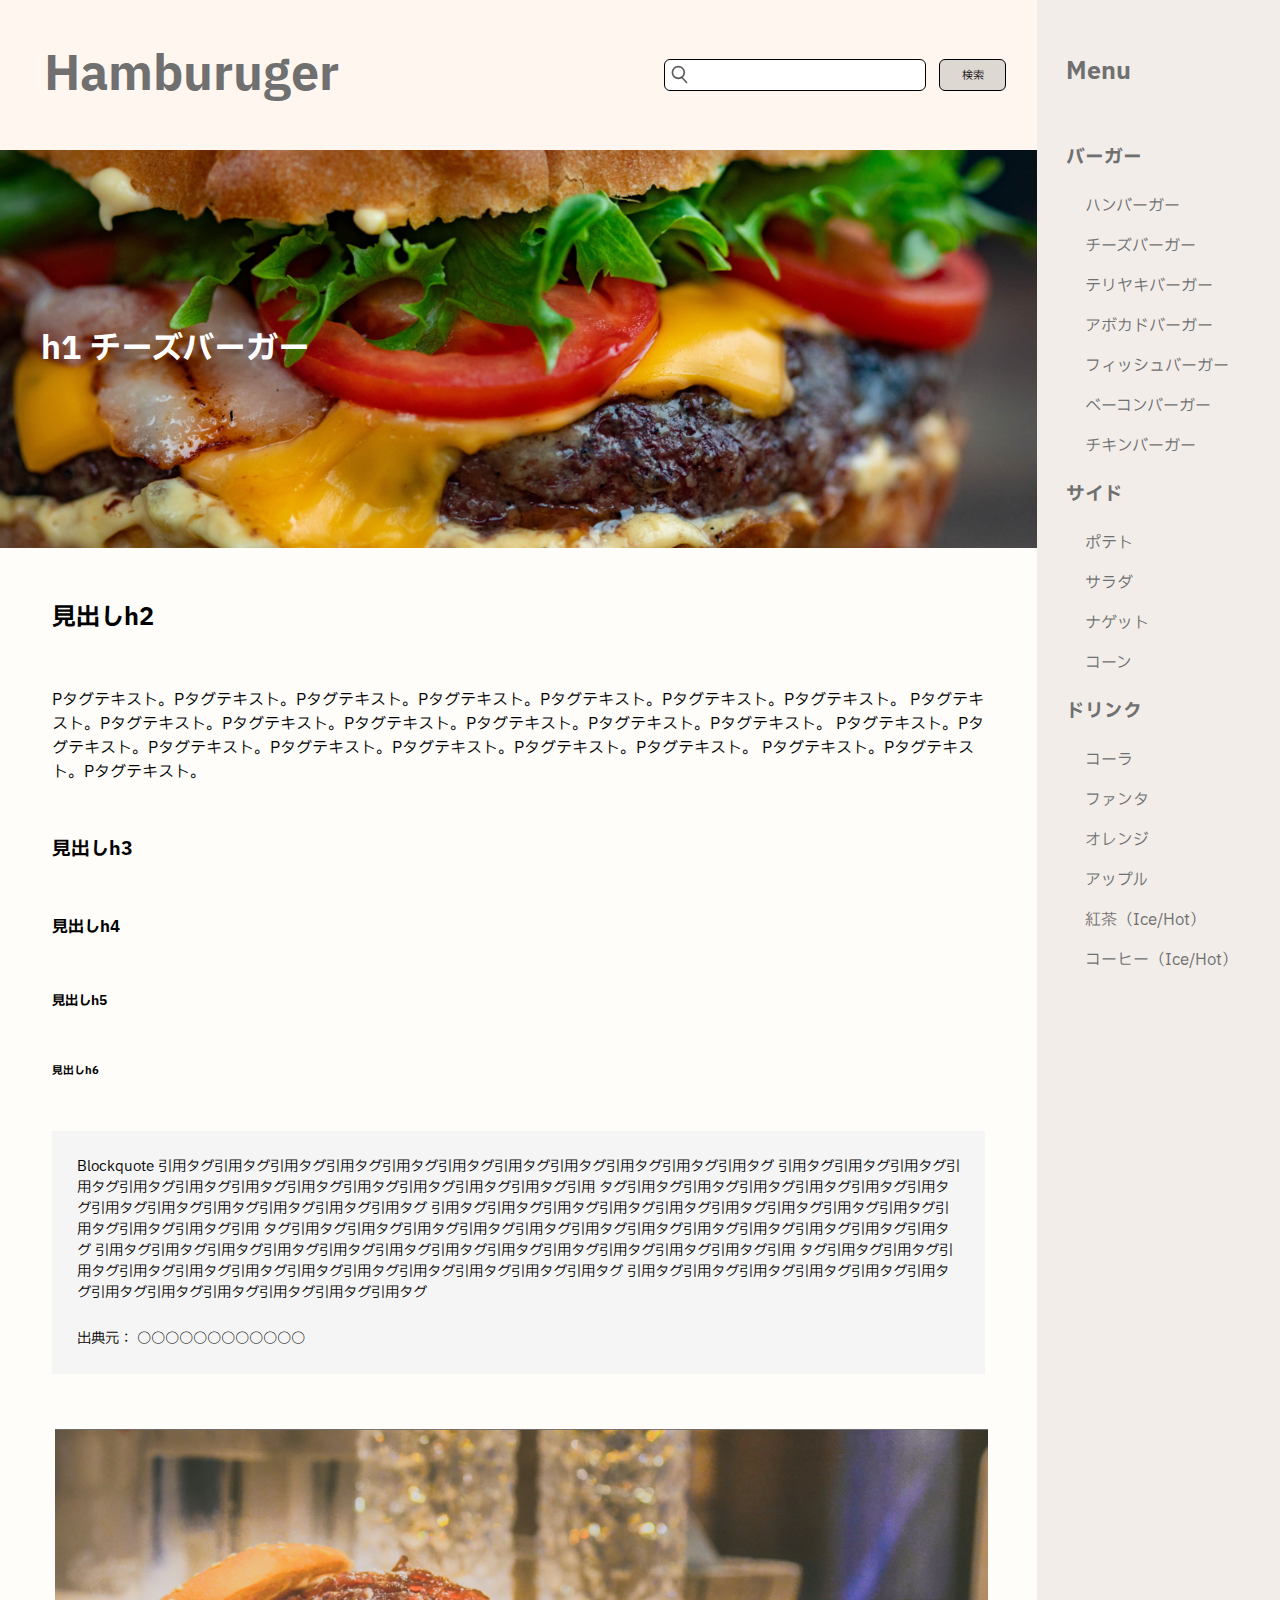
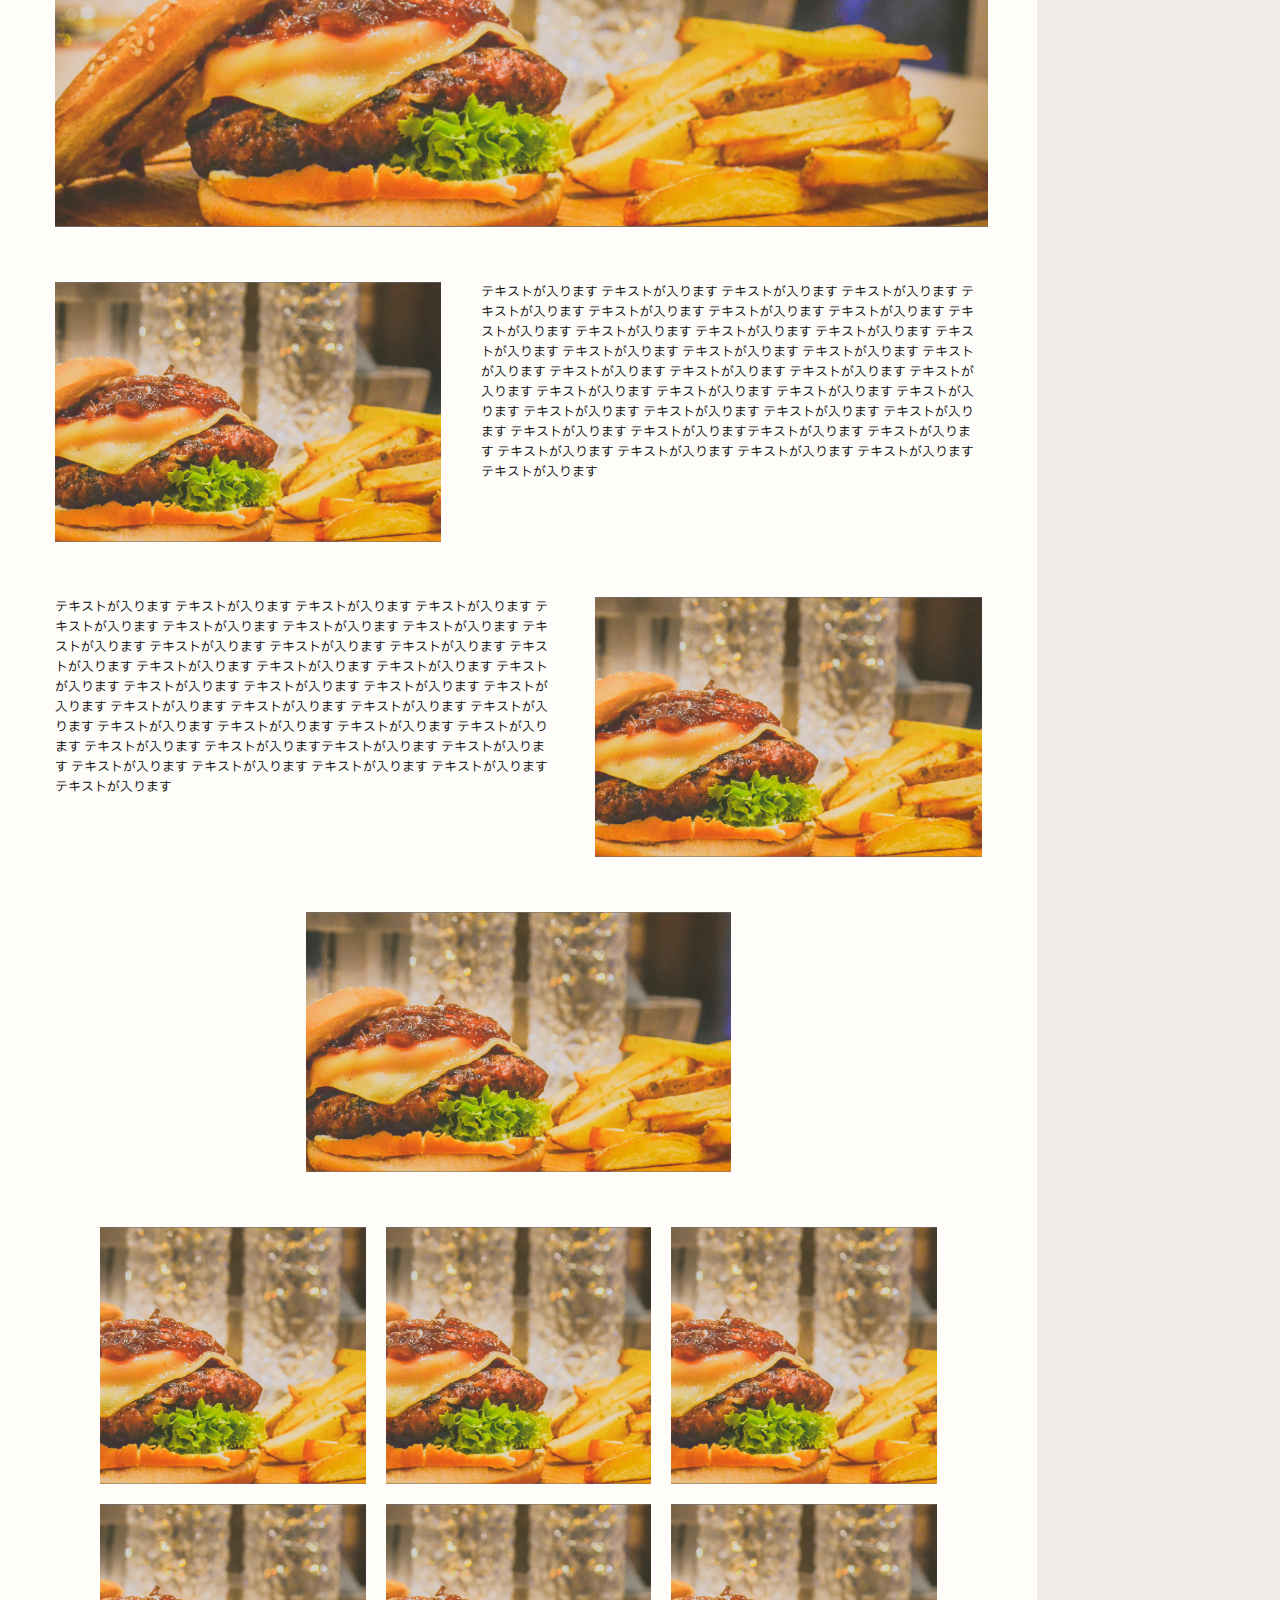
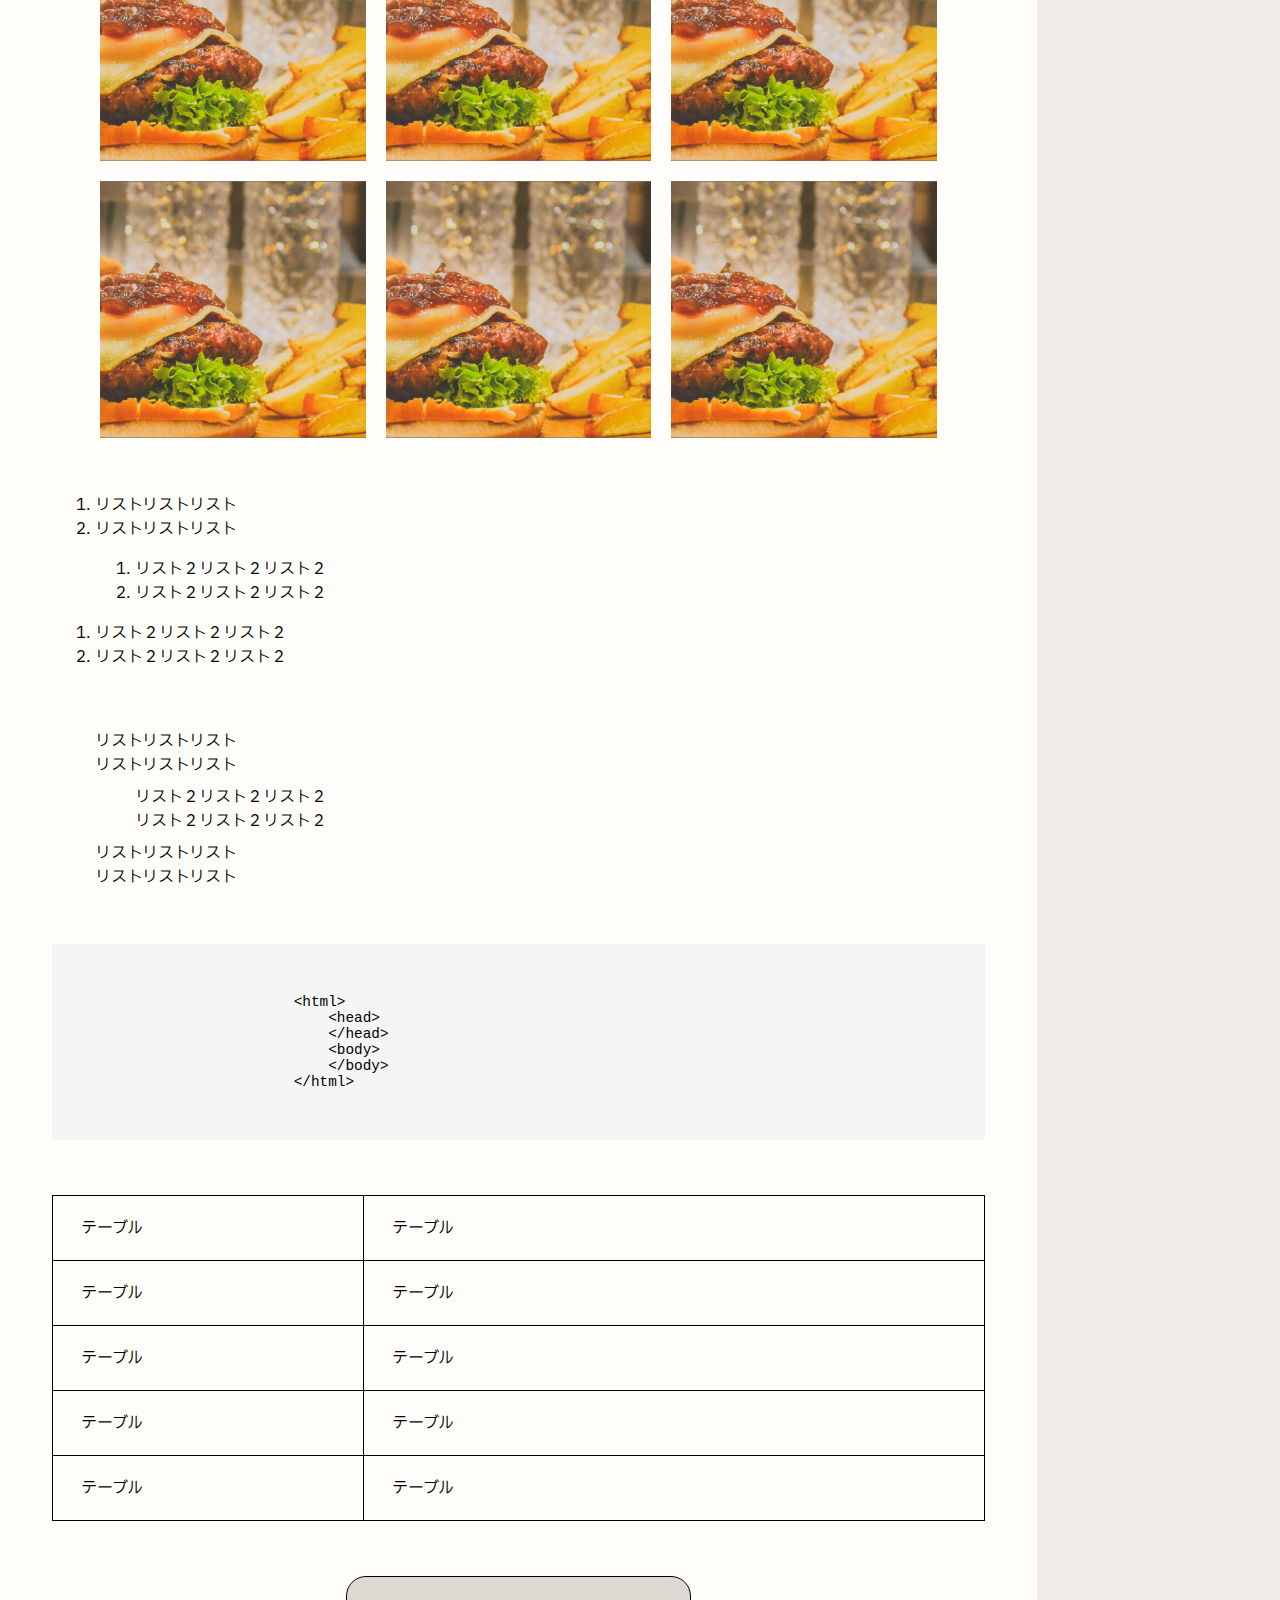
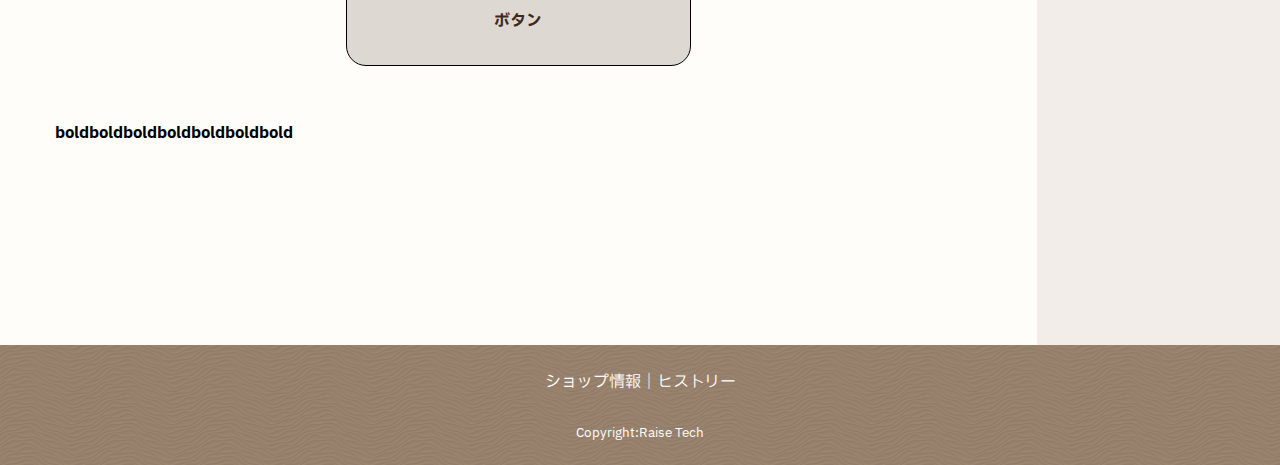
<file: single.html>
<!DOCTYPE html>
<html lang="ja">
<head>
    <meta charset="UTF-8">
    <meta name="viewport" content="width=device-width, initial-scale=1.0">

    <link rel="stylesheet" href="./css/ress.css">

    <link rel="stylesheet" href="./css/common.css">

    <link rel="preconnect" href="https://fonts.googleapis.com">
    <link rel="preconnect" href="https://fonts.gstatic.com" crossorigin>
    <link href="https://fonts.googleapis.com/css2?family=IBM+Plex+Sans+JP:wght@100;200;300;400;500;600;700&display=swap" rel="stylesheet">
        
    <title>single</title>
    <script src="./script.js"defer></script>
</head>
<body class="l-body">
    <div class="l-grid">
        <div class="l-main__wrapper">
            <!-- ヘッダー部分 -->
            <header class="c-header">
                <div class="c-header__mobilemenuIcon">
                    Menu
                </div>
                <nav class="c-header__nav">
                    <div class="c-header__title">
                        Hamburuger
                    </div>
                </nav>
                <!--サーチフォーム  -->
                <form class="c-searchform">
                    <input class="c-searchform__box" type="text" />
                    <input class="c-searchform__button" type="submit" value="検索" />
                </form>
            </header>
            <!--メイン部分  -->
            <main class="l-main">
                 <!--メイン部分  -->
            <main class="l-single">
                <div class="l-single--mv">
                <h1 class="l-single--mv__text">h1 チーズバーガー</h1>
                </div>
                    <!-- テキスト -->
                <section class="p-headline--Wrapper">
                    <h2>見出しh2</h2>
                    <p>Pタグテキスト。Pタグテキスト。Pタグテキスト。Pタグテキスト。Pタグテキスト。Pタグテキスト。Pタグテキスト。
                        Pタグテキスト。Pタグテキスト。Pタグテキスト。Pタグテキスト。Pタグテキスト。Pタグテキスト。Pタグテキスト。
                        Pタグテキスト。Pタグテキスト。Pタグテキスト。Pタグテキスト。Pタグテキスト。Pタグテキスト。Pタグテキスト。
                        Pタグテキスト。Pタグテキスト。Pタグテキスト。</p>
                    <h3>見出しh3</h3>
                    <h4>見出しh4</h4>
                    <h5>見出しh5</h5>
                    <h6>見出しh6</h6>
                </section>
                <!-- コンテンツ部分 -->
                <asection class="p-quote--Wrapper">
                    <div class="p-quote">
                        <p>Blockquote 引用タグ引用タグ引用タグ引用タグ引用タグ引用タグ引用タグ引用タグ引用タグ引用タグ引用タグ
                            引用タグ引用タグ引用タグ引用タグ引用タグ引用タグ引用タグ引用タグ引用タグ引用タグ引用タグ引用タグ引用
                            タグ引用タグ引用タグ引用タグ引用タグ引用タグ引用タグ引用タグ引用タグ引用タグ引用タグ引用タグ引用タグ
                            引用タグ引用タグ引用タグ引用タグ引用タグ引用タグ引用タグ引用タグ引用タグ引用タグ引用タグ引用タグ引用
                            タグ引用タグ引用タグ引用タグ引用タグ引用タグ引用タグ引用タグ引用タグ引用タグ引用タグ引用タグ引用タグ
                            引用タグ引用タグ引用タグ引用タグ引用タグ引用タグ引用タグ引用タグ引用タグ引用タグ引用タグ引用タグ引用
                            タグ引用タグ引用タグ引用タグ引用タグ引用タグ引用タグ引用タグ引用タグ引用タグ引用タグ引用タグ引用タグ
                            引用タグ引用タグ引用タグ引用タグ引用タグ引用タグ引用タグ引用タグ引用タグ引用タグ引用タグ引用タグ</p>
                        
                            <p>出典元： ○○○○○○○○○○○○</p>
                        </div>        
                </asection>
                <!-- アイキャッチ画像 -->
                <section class="single-eyecatch--Wrapper">
                    <div class="p-single-eyecatch"></div>
                </section>
            
                <section class="p-other--Wrapper">
                        
                    <section class="p-other"></section>
                        
                    <section class="p-other__Text">
                            <p> テキストが入ります テキストが入ります テキストが入ります テキストが入ります テキストが入ります
                                 テキストが入ります テキストが入ります テキストが入ります テキストが入ります テキストが入ります
                                  テキストが入ります テキストが入ります テキストが入ります テキストが入ります テキストが入ります 
                                  テキストが入ります テキストが入ります テキストが入ります テキストが入ります テキストが入ります 
                                  テキストが入ります テキストが入ります テキストが入ります テキストが入ります テキストが入ります
                                   テキストが入ります テキストが入ります テキストが入ります テキストが入ります テキストが入ります
                                    テキストが入りますテキストが入ります テキストが入ります テキストが入ります テキストが入ります 
                                    テキストが入ります テキストが入ります テキストが入ります</p>
                        </section>
                </section>
                            
                <section class="p-other--Wrapper">
                    
                    <section class="p-other__Text--Reverse">
                        <p> テキストが入ります テキストが入ります テキストが入ります テキストが入ります テキストが入ります
                             テキストが入ります テキストが入ります テキストが入ります テキストが入ります テキストが入ります
                              テキストが入ります テキストが入ります テキストが入ります テキストが入ります テキストが入ります 
                              テキストが入ります テキストが入ります テキストが入ります テキストが入ります テキストが入ります 
                              テキストが入ります テキストが入ります テキストが入ります テキストが入ります テキストが入ります
                               テキストが入ります テキストが入ります テキストが入ります テキストが入ります テキストが入ります
                                テキストが入りますテキストが入ります テキストが入ります テキストが入ります テキストが入ります 
                                テキストが入ります テキストが入ります テキストが入ります</p>
                    </section>
                
                    <section class="p-other"></section>
                    
                </section>
                <!-- 単独の画像 -->
                <section class="p-other--Img--Wrapper">
                    <section class="p-other--Img"></section>
                </section>
                <!-- グリッド -->
                <section class="p-other-Grid--Wrapper">
                    <section class="p-other-Grid">
                        <div class="p-other-Grid--Img"></div>
                        <div class="p-other-Grid--Img"></div>
                        <div class="p-other-Grid--Img"></div>
                        <div class="p-other-Grid--Img"></div>
                        <div class="p-other-Grid--Img"></div>
                        <div class="p-other-Grid--Img"></div>
                        <div class="p-other-Grid--Img"></div>
                        <div class="p-other-Grid--Img"></div>
                        <div class="p-other-Grid--Img"></div>
                    </section>
                </section>
                <!-- リスト -->
                <section class="p-list">
                    <ol>
                        <li>リストリストリスト</li>
                        <li>リストリストリスト</li>
                        <ol>
                            <li>リスト２リスト２リスト２</li>
                            <li>リスト２リスト２リスト２</li>
                        </ol>
                    </ol>
                    <ol>
                        <li>リスト２リスト２リスト２</li>
                        <li>リスト２リスト２リスト２</li>
                    </ol>
                    <div class="p-list__ul">
                        <ul>
                            <li>リストリストリスト</li>
                            <li>リストリストリスト</li>
                            <ul>
                                <li>リスト２リスト２リスト２</li>
                                <li>リスト２リスト２リスト２</li>
                            </ul>
                        </ul>
                        <ul>
                            <li>リストリストリスト</li>
                            <li>リストリストリスト</li>
                        </ul>
                    </div>
                </section>
                <section class="p-quote--Wrapper">
                    <div class="p-quote">
                        <code>
                            <pre>
                            &lt;html&gt;
                                &lt;head&gt;
                                &lt;/head&gt;
                                &lt;body&gt;
                                &lt;/body&gt;
                            &lt;/html&gt;</pre>
                        </code>
                    </div>        
                </section>
                <section class="p-table--Wrapper">
                    <table class="p-table">
                        <tr>
                            <td>テーブル</td>
                            <td>テーブル</td>
                        </tr>
                        <tr>
                            <td>テーブル</td>
                            <td>テーブル</td>
                        </tr>
                        <tr>
                            <td>テーブル</td>
                            <td>テーブル</td>
                        </tr>
                        <tr>
                            <td>テーブル</td>
                            <td>テーブル</td>
                        </tr>
                        <tr>
                            <td>テーブル</td>
                            <td>テーブル</td>
                        </tr>

                    </table>
                </section>
                <button class="c-button">
                    <a>ボタン</a>
                </button>

                <strong class="c-strong">boldboldboldboldboldboldbold</strong>
            </main>
        </div>
        <!-- サイドメニュー -->
        <div class="l-side-menu__bg"></div>
        <section class="l-side-menu">
            <h2 class="l-menu_title">
                Menu
            </h2>
            <ul class="l-menu">
                <div class="l-side-menu__mobile__item">
                    <div class="l-side-menu__mobile__icon">
                        <span></span>
                        <span></span>
                    </div>
                </div>
                <li>
                    <h3 class="l-menu_subtitle">バーガー</h3>
                    <ul class="l-menu_list">
                        <li>ハンバーガー</li>
                        <li>チーズバーガー</li>
                        <li>テリヤキバーガー</li>
                        <li>アボカドバーガー</li>
                        <li>フィッシュバーガー</li>
                        <li>ベーコンバーガー</li>
                        <li>チキンバーガー</li>
                    </ul>
                </li>
                <li>
                    <h3 class="l-menu_subtitle">サイド</h3>
                    <ul class="l-menu_list">
                        <li>ポテト</li>
                        <li>サラダ</li>
                        <li>ナゲット</li>
                        <li>コーン</li>
                    </ul>
                </li>
                <li>
                    <h3 class="l-menu_subtitle">ドリンク</h3>
                    <ul class="l-menu_list">
                        <li>コーラ</li>
                        <li>ファンタ</li>
                        <li>オレンジ</li>
                        <li>アップル</li>
                        <li>紅茶（Ice/Hot）</li>
                        <li>コーヒー（Ice/Hot）</li>
                    </ul>
                </li>
            </ul>
        </section>
    </div>        
        <!-- フッター -->
    <footer class="c-footer">
        <div class="c-footer__text">
            <a href="">ショップ情報</a>｜<a href="">ヒストリー</a>
            <small>Copyright:Raise Tech</small>
        </div>
    </footer>
</body>
</html>
</file>
<file: css/ress.css>
/* resset.dev • v5.0.2 */

/* # =================================================================
   # Global selectors
   # ================================================================= */

html {
  box-sizing: border-box;
  -webkit-text-size-adjust: 100%; /* Prevent adjustments of font size after orientation changes in iOS */
  word-break: normal;
  -moz-tab-size: 4;
  tab-size: 4;
}

*,
::before,
::after {
  background-repeat: no-repeat; /* Set `background-repeat: no-repeat` to all elements and pseudo elements */
  box-sizing: inherit;
}

::before,
::after {
  text-decoration: inherit; /* Inherit text-decoration and vertical align to ::before and ::after pseudo elements */
  vertical-align: inherit;
}

* {
  padding: 0; /* Reset `padding` and `margin` of all elements */
  margin: 0;
}

/* # =================================================================
   # General elements
   # ================================================================= */

hr {
  overflow: visible; /* Show the overflow in Edge and IE */
  height: 0; /* Add the correct box sizing in Firefox */
  color: inherit; /* Correct border color in Firefox. */
}

details,
main {
  display: block; /* Render the `main` element consistently in IE. */
}

summary {
  display: list-item; /* Add the correct display in all browsers */
}

small {
  font-size: 80%; /* Set font-size to 80% in `small` elements */
}

[hidden] {
  display: none; /* Add the correct display in IE */
}

abbr[title] {
  border-bottom: none; /* Remove the bottom border in Chrome 57 */
  /* Add the correct text decoration in Chrome, Edge, IE, Opera, and Safari */
  text-decoration: underline;
  text-decoration: underline dotted;
}

a {
  background-color: transparent; /* Remove the gray background on active links in IE 10 */
}

a:active,
a:hover {
  outline-width: 0; /* Remove the outline when hovering in all browsers */
}

code,
kbd,
pre,
samp {
  font-family: monospace, monospace; /* Specify the font family of code elements */
}

pre {
  font-size: 1em; /* Correct the odd `em` font sizing in all browsers */
}

b,
strong {
  font-weight: bolder; /* Add the correct font weight in Chrome, Edge, and Safari */
}

/* https://gist.github.com/unruthless/413930 */
sub,
sup {
  font-size: 75%;
  line-height: 0;
  position: relative;
  vertical-align: baseline;
}

sub {
  bottom: -0.25em;
}

sup {
  top: -0.5em;
}

table {
  border-color: inherit; /* Correct border color in all Chrome, Edge, and Safari. */
  text-indent: 0; /* Remove text indentation in Chrome, Edge, and Safari */
}

iframe {
  border-style: none;
}

/* # =================================================================
   # Forms
   # ================================================================= */

input {
  border-radius: 0;
}

[type='number']::-webkit-inner-spin-button,
[type='number']::-webkit-outer-spin-button {
  height: auto; /* Correct the cursor style of increment and decrement buttons in Chrome */
}

[type='search'] {
  -webkit-appearance: textfield; /* Correct the odd appearance in Chrome and Safari */
  outline-offset: -2px; /* Correct the outline style in Safari */
}

[type='search']::-webkit-search-decoration {
  -webkit-appearance: none; /* Remove the inner padding in Chrome and Safari on macOS */
}

textarea {
  overflow: auto; /* Internet Explorer 11+ */
  resize: vertical; /* Specify textarea resizability */
}

button,
input,
optgroup,
select,
textarea {
  font: inherit; /* Specify font inheritance of form elements */
}

optgroup {
  font-weight: bold; /* Restore the font weight unset by the previous rule */
}

button {
  overflow: visible; /* Address `overflow` set to `hidden` in IE 8/9/10/11 */
}

button,
select {
  text-transform: none; /* Firefox 40+, Internet Explorer 11- */
}

/* Apply cursor pointer to button elements */
button,
[type='button'],
[type='reset'],
[type='submit'],
[role='button'] {
  cursor: pointer;
}

/* Remove inner padding and border in Firefox 4+ */
button::-moz-focus-inner,
[type='button']::-moz-focus-inner,
[type='reset']::-moz-focus-inner,
[type='submit']::-moz-focus-inner {
  border-style: none;
  padding: 0;
}

/* Replace focus style removed in the border reset above */
button:-moz-focusring,
[type='button']::-moz-focus-inner,
[type='reset']::-moz-focus-inner,
[type='submit']::-moz-focus-inner {
  outline: 1px dotted ButtonText;
}

button,
html [type='button'], /* Prevent a WebKit bug where (2) destroys native `audio` and `video`controls in Android 4 */
[type='reset'],
[type='submit'] {
  -webkit-appearance: button; /* Correct the inability to style clickable types in iOS */
}

/* Remove the default button styling in all browsers */
button,
input,
select,
textarea {
  background-color: transparent;
  border-style: none;
}

a:focus,
button:focus,
input:focus,
select:focus,
textarea:focus {
  outline-width: 0;
}

/* Style select like a standard input */
select {
  -moz-appearance: none; /* Firefox 36+ */
  -webkit-appearance: none; /* Chrome 41+ */
}

select::-ms-expand {
  display: none; /* Internet Explorer 11+ */
}

select::-ms-value {
  color: currentColor; /* Internet Explorer 11+ */
}

legend {
  border: 0; /* Correct `color` not being inherited in IE 8/9/10/11 */
  color: inherit; /* Correct the color inheritance from `fieldset` elements in IE */
  display: table; /* Correct the text wrapping in Edge and IE */
  max-width: 100%; /* Correct the text wrapping in Edge and IE */
  white-space: normal; /* Correct the text wrapping in Edge and IE */
  max-width: 100%; /* Correct the text wrapping in Edge 18- and IE */
}

::-webkit-file-upload-button {
  /* Correct the inability to style clickable types in iOS and Safari */
  -webkit-appearance: button;
  color: inherit;
  font: inherit; /* Change font properties to `inherit` in Chrome and Safari */
}

/* Replace pointer cursor in disabled elements */
[disabled] {
  cursor: default;
}

/* # =================================================================
   # Specify media element style
   # ================================================================= */

img {
  border-style: none; /* Remove border when inside `a` element in IE 8/9/10 */
}

/* Add the correct vertical alignment in Chrome, Firefox, and Opera */
progress {
  vertical-align: baseline;
}

/* # =================================================================
   # Accessibility
   # ================================================================= */

/* Specify the progress cursor of updating elements */
[aria-busy='true'] {
  cursor: progress;
}

/* Specify the pointer cursor of trigger elements */
[aria-controls] {
  cursor: pointer;
}

/* Specify the unstyled cursor of disabled, not-editable, or otherwise inoperable elements */
[aria-disabled='true'] {
  cursor: default;
}
</file>
<file: css/common.css>
@charset "UTF-8";
* {
  font-family: "IBM Plex Sans JP", sans-serif;
}

.scrollable-element {
  overflow-y: auto; /* 縦方向のスクロールを許可 */
  max-height: 100vh; /* 最大高さをビューポートの高さに設定 */
}

.l-body {
  position: relative;
  background-color: #FFFDFA;
  overflow-x: hidden;
}
@media (max-width: 375px) {
  .l-body {
    min-width: 375px;
  }
}

.l-body.active {
  overflow: hidden;
}

.l-grid {
  display: grid;
  grid-template-columns: 81% 19%;
}
@media (max-width: 834px) {
  .l-grid {
    grid-template-columns: 100%;
  }
}

.l-main {
  background-color: #FFFDFA;
  position: relative;
  height: auto;
}

.l-main-visual {
  background-image: url(../../images/dummy-site.jpg);
  background-size: cover;
  background-position: center;
  width: 100%;
  height: 398px;
  position: relative;
  display: flex;
  align-items: center;
}
@media (max-width: 834px) {
  .l-main-visual {
    height: 285px;
  }
}

.l-main-visual_text {
  display: flex;
  color: #ffffff;
  font-weight: 700;
  font-size: 2em;
  margin-left: 4%;
  align-items: center;
}

.l-main__wrapper {
  grid-column: 1;
}

.l-archive__mv {
  position: relative;
  background-image: url(../../images/archive_mv.png);
  background-size: cover;
  width: 100%;
  display: flex;
  align-items: center;
  height: 180px;
  color: #ffffff;
}
@media (max-width: 834px) {
  .l-archive__mv {
    min-height: 285px;
  }
}
.l-archive__mv h2 {
  margin: 5%;
  margin-right: 1%;
  font-size: 3em;
  z-index: 1000;
}
.l-archive__mv small {
  font-size: 50%;
  font-weight: bold;
  padding-top: 1%;
  z-index: 1000;
}

.l-archive__mv__shadow {
  background-color: #000000;
  opacity: 0.5;
  width: 100%;
  height: 100%;
  position: absolute;
}

.l-single--mv {
  position: relative;
  background-image: url(../../images/burger.h1.png);
  background-size: cover;
  background-position: center;
  width: 100%;
  height: 398px;
  position: relative;
  display: flex;
  align-items: center;
}
@media (max-width: 375px) {
  .l-single--mv {
    max-height: 225px;
    justify-content: center;
  }
}

.l-single--mv__text {
  display: flex;
  color: #ffffff;
  font-weight: 700;
  font-size: 2em;
  margin-left: 4%;
  align-items: center;
}

.l-page--mv {
  position: relative;
  background-image: url(../../images/shop.png);
  background-size: cover;
  background-position: center;
  width: 100%;
  height: 398px;
  position: relative;
  display: flex;
  align-items: center;
}
@media (max-width: 375px) {
  .l-page--mv {
    max-height: 225px;
    justify-content: center;
  }
}

.l-page--mv__text {
  display: flex;
  color: #ffffff;
  font-weight: 700;
  font-size: 2em;
  margin-left: 4%;
  align-items: center;
}

.l-side-menu {
  grid-column: 2/3;
  display: block;
  height: 100%;
  width: 100%;
  justify-content: center;
  align-items: center;
  background-color: #F2EDE9;
  color: #707070;
}
@media (max-width: 834px) {
  .l-side-menu {
    grid-column: inherit;
    right: 0;
    transform: translateX(100%);
    overflow: hidden;
    height: 100%;
    width: 0;
    position: fixed;
    transition: all 0.3s ease;
    position: absolute;
  }
}
.l-side-menu__mobile__icon {
  display: none;
  position: relative;
  width: 40px;
  height: 40px;
  cursor: pointer;
  margin: 10px;
  margin-left: auto;
}
.l-side-menu__mobile__icon::before, .l-side-menu__mobile__icon::after {
  content: "";
  position: absolute;
  width: 40px;
  height: 4px;
  background-color: #707070;
  top: 50%;
  right: 0;
  transform-origin: center;
}
.l-side-menu__mobile__icon::before {
  transform: rotate(45deg);
}
.l-side-menu__mobile__icon::after {
  transform: rotate(-45deg);
}
.l-side-menu.active {
  padding-top: 0;
  display: block;
  width: 50vw;
  height: 100%;
  z-index: 10000;
  transform: translateX(0%);
  transition: 0.3s ease-in-out;
  position: fixed;
  right: 0;
  overflow-y: auto;
}
@media (max-width: 375px) {
  .l-side-menu.active {
    width: 90vw;
    min-width: 337px;
  }
}
.l-side-menu.active .l-side-menu__mobile__icon {
  display: block;
}
.l-side-menu.active .l-menu_title {
  display: none;
}
.l-side-menu.active .l-menu {
  grid-column: 2;
}
.l-side-menu.active .l-menu_subtitle {
  margin-top: 0;
}
.l-side-menu .inactive {
  height: 100%;
}

.l-menu_title {
  margin: 22% 12%;
  font-size: 1.5em;
  color: #707070;
}
@media (max-width: 834px) {
  .l-menu_title {
    display: none;
  }
}

.l-menu {
  list-style: none;
  text-decoration: none;
}
.l-menu li {
  list-style: none;
}

.l-menu_subtitle {
  margin: 6% 12%;
}
@media (max-width: 834px) {
  .l-menu_subtitle {
    margin-top: 60px;
  }
}

.l-menu_list {
  margin-left: 20%;
  line-height: 2.5em;
}

.l-side-menu__bg {
  background-color: #000;
  position: absolute;
  left: 0;
  height: 100%;
  width: 100%;
  opacity: 0;
  transition: opacity 0.5s ease;
  z-index: -1;
}
.l-side-menu__bg.active {
  display: block;
  opacity: 0.5;
  transition: opacity 0.5s ease;
  z-index: 1;
}

.l-text-aria {
  margin: 4% 6%;
}
.l-text-aria p {
  font-size: 0.8em;
}

.c-button {
  display: flex;
  justify-content: center;
  align-items: center;
  margin: 0 auto;
  margin-bottom: 55px;
  width: auto;
  min-width: 345px;
  height: auto;
  min-height: 90px;
  border: solid black 1px;
  border-radius: 20px;
  background-color: #f2edec;
  background: linear-gradient(#ded8d3 100%);
  font-weight: bold;
}
@media (max-width: 375px) {
  .c-button {
    min-width: 90%;
  }
}
.c-button a {
  color: #3C2B1C;
}

.c-footer {
  display: flex;
  background-image: url(../../images/\ footer-blown.png);
  width: 100vw;
  height: 120px;
  justify-content: center;
  z-index: 4000;
}
@media (max-width: 834px) {
  .c-footer {
    width: 100%;
  }
}

.c-footer__text {
  display: block;
  color: #fff;
  margin: 2%;
}
@media (max-width: 834px) {
  .c-footer__text {
    margin: 3%;
  }
}
@media (max-width: 375px) {
  .c-footer__text {
    margin: 8%;
  }
}
.c-footer__text small {
  display: flex;
  justify-content: center;
  margin: 15%;
}
.c-footer__text a {
  color: #fff;
  text-decoration: none;
}

.c-header {
  display: flex;
  position: relative;
  align-items: center;
  height: 150px;
  background-color: #FFF7EF;
}
@media (max-width: 834px) {
  .c-header {
    width: 100%;
    height: 217px;
    flex-direction: column-reverse;
  }
}

.c-header__nav {
  height: 100%;
}

.c-header__title {
  display: flex;
  height: 100%;
  font-size: 3em;
  font-weight: 900;
  color: #707070;
  align-items: center;
  padding: 0% 15%;
}
@media (max-width: 834px) {
  .c-header__title {
    padding: 0 0 35%;
    font-size: xx-large;
  }
}

.c-header__mobilemenuIcon {
  display: none;
}
@media (max-width: 834px) {
  .c-header__mobilemenuIcon {
    display: block;
    position: absolute;
    right: 0;
    top: 0;
    margin-top: 30px;
    margin-right: 20px;
    font-size: xx-large;
    color: #707070;
    font-weight: bold;
    cursor: pointer;
    z-index: 2000;
  }
}
@media (max-width: 375px) {
  .c-header__mobilemenuIcon {
    font-size: larger;
    margin-top: 10px;
    margin-right: 10px;
  }
}

.c-searchform {
  display: flex;
  height: 21%;
  /* margin: 4% 1% 0 auto; */
  width: 33%;
  position: absolute;
  right: 3%;
  font-size: 0.7em;
}
@media (max-width: 834px) {
  .c-searchform {
    width: 66%;
    height: 23%;
    right: 50%;
    margin-bottom: 30px;
    transform: translateX(50%);
  }
}
@media (max-width: 375px) {
  .c-searchform {
    width: 80%;
  }
}

.c-searchform__box {
  width: 270px;
  margin-right: 4%;
  padding-left: 10%;
  border: solid black 1px;
  border-radius: 6px;
  background-color: #ffffff;
}
@media (max-width: 834px) {
  .c-searchform__box {
    height: 90%;
    width: 70%;
  }
}

.c-searchform::after {
  background-image: url(../../../images/serch-icon.svg);
  background-size: contain;
  width: 25px;
  height: 25px;
  top: 10%;
  left: 1%;
  position: absolute;
  z-index: 5000;
  content: "";
  opacity: 0.8;
}
@media (max-width: 834px) {
  .c-searchform::after {
    width: 40px;
    height: 40px;
  }
}

.c-searchform__button {
  width: 30%;
  border: solid black 1px;
  border-radius: 6px;
  background-color: #f2edec;
  background: linear-gradient(#ded8d3 100%);
}
@media (max-width: 834px) {
  .c-searchform__button {
    height: 90%;
    width: 25%;
    font-size: 18px;
    padding-top: 4px;
  }
}
@media (max-width: 834px) {
  .c-searchform__button {
    width: 30%;
  }
}

.c-title {
  display: flex;
  color: #ffffff;
  font-size: 2.5em;
  margin-left: 2%;
  margin-top: 5%;
  line-height: 1;
}

.c-title ::after {
  border: solid 1px;
  color: #ffffff;
  width: 2%;
  height: 1px;
}

.c-strong {
  display: block;
  margin-left: 55px;
  margin-bottom: 200px;
}

.c-horizonline {
  position: relative;
  top: 0.5%;
}

.c-horizonline::after {
  position: absolute;
  display: flex;
  width: 40px;
  height: 1px;
  border: solid white;
  content: "";
  left: 20px;
  top: 30px;
}

.c-horizonline__large {
  position: relative;
}

.c-horizonline__large::after {
  position: absolute;
  display: flex;
  width: 40px;
  height: 1px;
  border: solid white;
  content: "";
  left: 70px;
}
@media (max-width: 834px) {
  .c-horizonline__large::after {
    width: 80px;
    bottom: 15px;
  }
}
@media (max-width: 375px) {
  .c-horizonline__large::after {
    bottom: 10px;
    left: 30px;
  }
}

.p-content--wrapper {
  display: flex;
  position: relative;
  justify-content: space-between;
}
@media screen and (max-width: 375px) {
  .p-content--wrapper {
    flex-direction: column;
  }
}

.p-content--TakeOut {
  display: flex;
  flex-direction: column;
  justify-content: space-between;
  background-image: url(../../../images/three-burgers-on-brown-wooden-tray-between-white-ceramic-1841108.png);
  background-size: cover;
  background-position: center;
  width: 40.5%;
  height: auto;
  min-height: 890px;
  margin-top: 6%;
  margin-left: 6%;
}
@media screen and (max-width: 834px) {
  .p-content--TakeOut {
    min-height: unset;
    height: 681px;
  }
}
@media screen and (max-width: 375px) {
  .p-content--TakeOut {
    width: 90%;
    margin-left: 20px;
  }
}

.p-content__item--wrapper {
  width: auto;
  height: auto;
}

.p-content__item {
  width: auto;
  height: auto;
  min-height: 145px;
  margin: 15px;
  background-color: #ffffff;
  opacity: 0.7;
}
@media screen and (max-width: 1000px) {
  .p-content__item {
    display: -webkit-box;
    -webkit-box-orient: vertical;
  }
}
.p-content__item p {
  font-size: 0.8em;
  margin: 0 0 0 3%;
  padding-right: 1%;
  padding-bottom: 10px;
}
.p-content__item h3 {
  margin-top: 2%;
  padding: 3% 0% 0% 4%;
  margin-bottom: 10px;
}

.p-content--EatIn {
  display: flex;
  justify-content: space-between;
  flex-direction: column;
  background-image: url(../../../images/burgers-and\ potates.png);
  background-size: cover;
  background-position: center;
  width: 40.5%;
  height: auto;
  min-height: 890px;
  margin-top: 6%;
  margin-right: 6%;
}
@media screen and (max-width: 834px) {
  .p-content--EatIn {
    min-height: unset;
    height: 681px;
  }
}
@media screen and (max-width: 375px) {
  .p-content--EatIn {
    width: 90%;
    margin-left: 20px;
  }
}

.p-map {
  background-image: url(../../../images/map.png);
  background-position: center;
  background-size: cover;
  width: auto;
  height: auto;
  min-width: 100%;
  min-height: 650px;
  position: relative;
  margin-top: 6%;
}
@media screen and (max-width: 834px) {
  .p-map {
    min-height: unset;
  }
}
@media screen and (max-width: 375px) {
  .p-map {
    height: auto;
  }
}

.p-map__shadow {
  display: flex;
  background: rgba(0, 0, 0, 0.4);
  width: 100%;
  height: auto;
  top: 0;
  left: 0;
  z-index: 1000;
}
@media screen and (max-width: 834px) {
  .p-map__shadow {
    min-height: unset;
  }
}
@media screen and (max-width: 375px) {
  .p-map__shadow {
    height: 100%;
    display: grid;
    grid-template-rows: 50% auto;
  }
}

.p-map__shadow--dark {
  background-position: center;
  /* position: absolute; */
  background: rgba(0, 0, 0, 0.5);
  width: 60%;
  height: auto;
  top: 0;
  left: 0;
  z-index: 1000;
}
@media screen and (max-width: 834px) {
  .p-map__shadow--dark {
    min-height: unset;
    width: 100%;
    background: rgba(0, 0, 0, 0.4);
  }
}
@media screen and (max-width: 375px) {
  .p-map__shadow--dark {
    height: 100%;
    padding-left: 30px;
  }
}
.p-map__shadow--dark h2 {
  color: #ffffff;
  margin: 10%;
  margin-bottom: 5%;
}
.p-map__shadow--dark p {
  color: #ffffff;
  font-size: 1rem;
  width: 70%;
  margin: 10%;
  line-height: 2em;
  word-wrap: break-word;
}
@media screen and (max-width: 834px) {
  .p-map__shadow--dark p {
    width: auto;
    margin: 5%;
    line-height: 2.5em;
  }
}
@media screen and (max-width: 375px) {
  .p-map__shadow--dark p {
    overflow: unset;
    font-size: small;
    line-height: 2.2em;
    width: 80%;
  }
}

.p-card {
  display: flex;
  position: relative;
  width: 88%;
  height: auto;
  min-height: 350px;
  margin: 3% 6%;
}
@media screen and (max-width: 375px) {
  .p-card {
    flex-direction: column;
    margin-right: 5%;
  }
}

.p-card__image {
  background-image: url(../../../images/repeat-grid.png);
  background-size: cover;
  width: auto;
  height: auto;
  left: 0;
  min-height: 350px;
  min-width: 50%;
  display: flex;
}
@media screen and (max-width: 375px) {
  .p-card__image {
    min-height: 285px;
  }
}
.p-card__image .p-card__image {
  min-height: 250px;
  min-width: 100%;
}

.p-card__brown {
  background-color: #3C2B1C;
  display: flex;
  color: white;
  /* justify-content: center; */
  min-height: 100%;
  width: 50%;
  right: 0;
}
@media screen and (max-width: 375px) {
  .p-card__brown {
    width: 100%;
    min-height: 350px;
  }
}
.p-card__brown h2 {
  margin: 35px;
}
@media (max-width: 834px) {
  .p-card__brown h2 {
    font-size: 1.2rem;
    margin-bottom: 25px;
  }
}
.p-card__brown h3 {
  margin: 0 0 10px 35px;
}
@media (max-width: 834px) {
  .p-card__brown h3 {
    margin-top: 20px;
    font-size: 1rem;
  }
}
.p-card__brown p {
  margin: 35px;
  margin-top: 0;
  font-size: 0.9rem;
}
@media (max-width: 834px) {
  .p-card__brown p {
    margin: 35px;
    margin-top: 0;
    font-size: 1rem;
    margin-bottom: 20px;
    line-height: 1.5em;
  }
}

.p-card__brown__text {
  display: block;
}

.p-card__button {
  display: flex;
  position: relative;
  align-items: center;
  justify-content: center;
  height: 65px;
  width: auto;
  max-width: 270px;
  background-color: #ffffff;
  color: #707070;
  border-radius: 40px;
  margin: 0 auto;
  margin-bottom: 30px;
}
@media (max-width: 834px) {
  .p-card__button {
    height: 45px;
    max-width: 160px;
    font-weight: 900;
  }
}
.p-card__button a {
  text-decoration: none;
  list-style: none;
  color: #707070;
}

.p-pagenation--wrapper {
  display: flex;
  color: #707070;
  align-items: center;
  justify-content: center;
  margin-top: 130px;
  margin-bottom: 60px;
}
@media screen and (max-width: 375px) {
  .p-pagenation--wrapper {
    display: none;
  }
  .p-pagenation--wrapper .p-pagenation__sp {
    display: flex;
    justify-content: space-between;
  }
}

.p-pagenation {
  display: flex;
  align-items: center;
}
.p-pagenation :first-child a span {
  background-color: #3C2B1C;
  color: #ffffff;
}

.p-pagenation__Item {
  display: flex;
  width: 40px;
  height: 30px;
  list-style: none;
  justify-content: center;
  align-items: center;
}
.p-pagenation__Item a {
  text-decoration: none;
  color: #707070;
}
.p-pagenation__Item span {
  display: flex;
  justify-content: center;
  align-items: center;
  background-color: #ffffff;
  width: 30px;
  height: 30px;
  border: solid 1px;
  margin-left: 5px;
}
@media screen and (max-width: 375px) {
  .p-pagenation__Item {
    display: none;
  }
}

.p-arrow {
  position: relative;
  display: inline-block;
  margin-left: 30px;
}

.p-arrow::before {
  content: "";
  width: 10px;
  height: 10px;
  margin-top: -5px;
  border-top: solid 1px #707070;
  border-right: solid 1px #707070;
  transform: rotate(225deg);
  position: absolute;
  top: 33%;
  right: 0px;
}

.p-arrow::after {
  content: "";
  width: 10px;
  height: 10px;
  margin-top: -5px;
  border-top: solid 1px #707070;
  border-right: solid 1px #707070;
  transform: rotate(225deg);
  position: absolute;
  top: 33%;
  right: -5px;
}

.p-arrow__revers {
  position: relative;
  display: inline-block;
  margin-left: 10px;
}

.p-arrow__revers::before {
  content: "";
  width: 10px;
  height: 10px;
  margin-top: -5px;
  border-top: solid 1px #707070;
  border-right: solid 1px #707070;
  transform: rotate(45deg);
  position: absolute;
  top: 33%;
  right: 0px;
}
@media screen and (max-width: 375px) {
  .p-arrow__revers::before {
    right: 25px;
  }
}

.p-arrow__revers::after {
  content: "";
  width: 10px;
  height: 10px;
  margin-top: -5px;
  border-top: solid 1px #707070;
  border-right: solid 1px #707070;
  transform: rotate(45deg);
  position: absolute;
  top: 33%;
  right: -5px;
}
@media screen and (max-width: 375px) {
  .p-arrow__revers::after {
    right: 20px;
  }
}

.p-pagenation__sp {
  display: flex;
  justify-content: space-between; /* 両端いっぱいに配置 */
  align-items: center;
  width: 100%;
  margin: 40px 0 20px 0;
}
@media screen and (min-width: 376px) {
  .p-pagenation__sp {
    display: none;
  }
}
.p-pagenation__sp h4 {
  margin: 0 10px;
  font-weight: 100;
  margin-right: 25px;
}

.p-pagination-item {
  display: flex;
  align-items: center;
}

.p-headline--Wrapper {
  display: block;
}
.p-headline--Wrapper h2 {
  margin: 5%;
}
.p-headline--Wrapper p {
  margin: 5%;
}
.p-headline--Wrapper h3 {
  margin: 5%;
}
.p-headline--Wrapper h4 {
  margin: 5%;
}
.p-headline--Wrapper h5 {
  margin: 5%;
}
.p-headline--Wrapper h6 {
  margin: 5%;
}

.p-quote {
  background-color: #f5f5f5;
  background-size: contain;
  height: auto;
  width: 90%;
  font-size: 0.9em;
}
.p-quote p {
  margin: 25px;
}
.p-quote code pre {
  margin: 50px 0;
}

.p-quote--Wrapper {
  width: 100%;
  height: auto;
  display: flex;
  justify-content: center;
  align-items: center;
}

.p-single-eyecatch--Wrapper {
  width: 100%;
  height: auto;
  display: flex;
  justify-content: center;
}

.p-single-eyecatch {
  background-image: url(../../../images/other.png);
  background-size: cover;
  background-position: center;
  width: 90%;
  height: auto;
  min-height: 398px;
  margin: 55px;
}
@media screen and (max-width: 834px) {
  .p-single-eyecatch {
    min-height: 268px;
  }
}
@media screen and (max-width: 375px) {
  .p-single-eyecatch {
    max-width: 335px;
    max-height: 124px;
    min-height: 124px;
    margin: 30px 20px;
  }
}

.p-other--Wrapper {
  display: flex;
  position: relative;
  width: auto;
  height: auto;
  max-width: 100%;
  max-height: 398px;
  margin-left: 55px;
  margin-right: 55px;
  margin-bottom: 55px;
}
@media screen and (max-width: 834px) {
  .p-other--Wrapper {
    margin-right: 35px;
    margin-left: 35px;
  }
}
@media screen and (max-width: 375px) {
  .p-other--Wrapper {
    margin-left: 5%;
  }
}

.p-other {
  background-image: url(../../../images/other.png);
  background-size: cover;
  background-position: center;
  width: 100%;
  height: auto;
  min-width: auto;
  min-height: 260px;
}
@media screen and (max-width: 834px) {
  .p-other {
    min-height: 189px;
    height: 189px;
    margin: 0 20px 0 20px;
  }
}
@media screen and (max-width: 375px) {
  .p-other {
    max-width: 144px;
    max-height: 89px;
    min-height: unset;
    min-width: 144px;
    margin: 0;
  }
}

.p-other__Text {
  width: 60%;
  height: auto;
  min-width: 54%;
  margin-left: 40px;
  overflow: hidden;
}
@media screen and (max-width: 834px) {
  .p-other__Text {
    margin-left: 20px;
    height: 100%;
    height: 15em;
    -webkit-line-clamp: 15;
    line-height: 1.5em;
    height: 22.5em;
    overflow: hidden;
  }
}
@media screen and (max-width: 375px) {
  .p-other__Text {
    height: 9em;
    -webkit-line-clamp: 6;
    line-height: 1.5em;
    height: 9em;
    overflow: hidden;
  }
}
.p-other__Text p {
  font-size: 0.8em;
}
@media screen and (max-width: 834px) {
  .p-other__Text p {
    font-size: 1em;
    padding-right: 20px;
  }
}

.p-other__Text--Reverse {
  width: 60%;
  height: auto;
  min-width: 54%;
  margin-right: 40px;
  overflow: hidden;
}
@media screen and (max-width: 834px) {
  .p-other__Text--Reverse {
    margin-right: 20px;
    height: 100%;
    height: 15em;
    -webkit-line-clamp: 15;
    line-height: 1.5em;
    height: 22.5em;
    overflow: hidden;
  }
}
@media screen and (max-width: 375px) {
  .p-other__Text--Reverse {
    height: 9em;
    -webkit-line-clamp: 6;
    line-height: 1.5em;
    height: 9em;
    overflow: hidden;
  }
}
.p-other__Text--Reverse p {
  font-size: 0.8em;
}
@media screen and (max-width: 834px) {
  .p-other__Text--Reverse p {
    font-size: 1em;
    padding-left: 20px;
  }
}

.p-other--Img--Wrapper {
  position: relative;
  width: 100%;
  height: auto;
  justify-content: center;
}

.p-other--Img {
  background-image: url(../../../images/other.png);
  background-size: cover;
  background-position: center;
  width: auto;
  height: auto;
  max-width: 425px;
  min-height: 260px;
  margin: auto;
  margin-bottom: 55px;
}
@media screen and (max-width: 834px) {
  .p-other--Img {
    max-width: 581px;
    max-height: 358px;
  }
}
@media screen and (max-width: 375px) {
  .p-other--Img {
    max-width: 267px;
    min-height: 166px;
  }
}

.p-other-Grid--Wrapper {
  display: block;
  margin-right: 100px;
  margin-left: 100px;
}
@media screen and (max-width: 1200px) {
  .p-other-Grid--Wrapper {
    margin-right: 40px;
    margin-left: 40px;
  }
}
@media screen and (max-width: 375px) {
  .p-other-Grid--Wrapper {
    margin-right: 5%;
    margin-left: 5%;
  }
}
.p-other-Grid--Wrapper .p-other-Grid {
  display: grid;
  grid-template-columns: repeat(3, 1fr);
  grid-template-rows: repeat(3, 1fr);
  grid-column-gap: 20px;
  grid-row-gap: 20px;
}
@media screen and (max-width: 1200px) {
  .p-other-Grid--Wrapper .p-other-Grid {
    grid-template-columns: repeat(2, 1fr);
    grid-template-rows: repeat(4, 1fr);
  }
}
@media screen and (max-width: 375px) {
  .p-other-Grid--Wrapper .p-other-Grid {
    grid-template-columns: repeat(1, 1fr);
    grid-template-rows: repeat(9, 1fr);
    grid-column-gap: 20px;
    grid-row-gap: 20px;
  }
}
.p-other-Grid--Wrapper .p-other-Grid--Img {
  background-image: url(../../../images/other.png);
  background-size: cover;
  background-position: center;
  width: 100%;
  height: auto;
  min-width: auto;
  min-height: 257px;
  margin-top: 0;
}
@media screen and (max-width: 834px) {
  .p-other-Grid--Wrapper .p-other-Grid--Img {
    max-width: 350px;
    min-height: 208px;
  }
}

.p-list {
  margin: 55px;
}
.p-list ul {
  margin: 0.5em 0;
  padding-left: 40px;
  list-style-type: disc;
  list-style: none;
}
.p-list ol {
  margin: 1em 0;
  padding-left: 40px;
  list-style-type: decimal;
}

.p-list__ul {
  margin-top: 60px;
}

.p-table--Wrapper {
  display: flex;
  justify-content: center;
  margin-top: 55px;
  margin-bottom: 55px;
  width: auto;
  min-width: 100%;
  height: auto;
}

.p-table {
  width: 90%;
  border-collapse: collapse;
}
.p-table tr td {
  height: 65px;
  width: 66%;
  border: solid black 1px;
  padding-left: 3%;
}
.p-table tr td:first-child {
  width: 33%;
}/*# sourceMappingURL=common.css.map */
</file>
